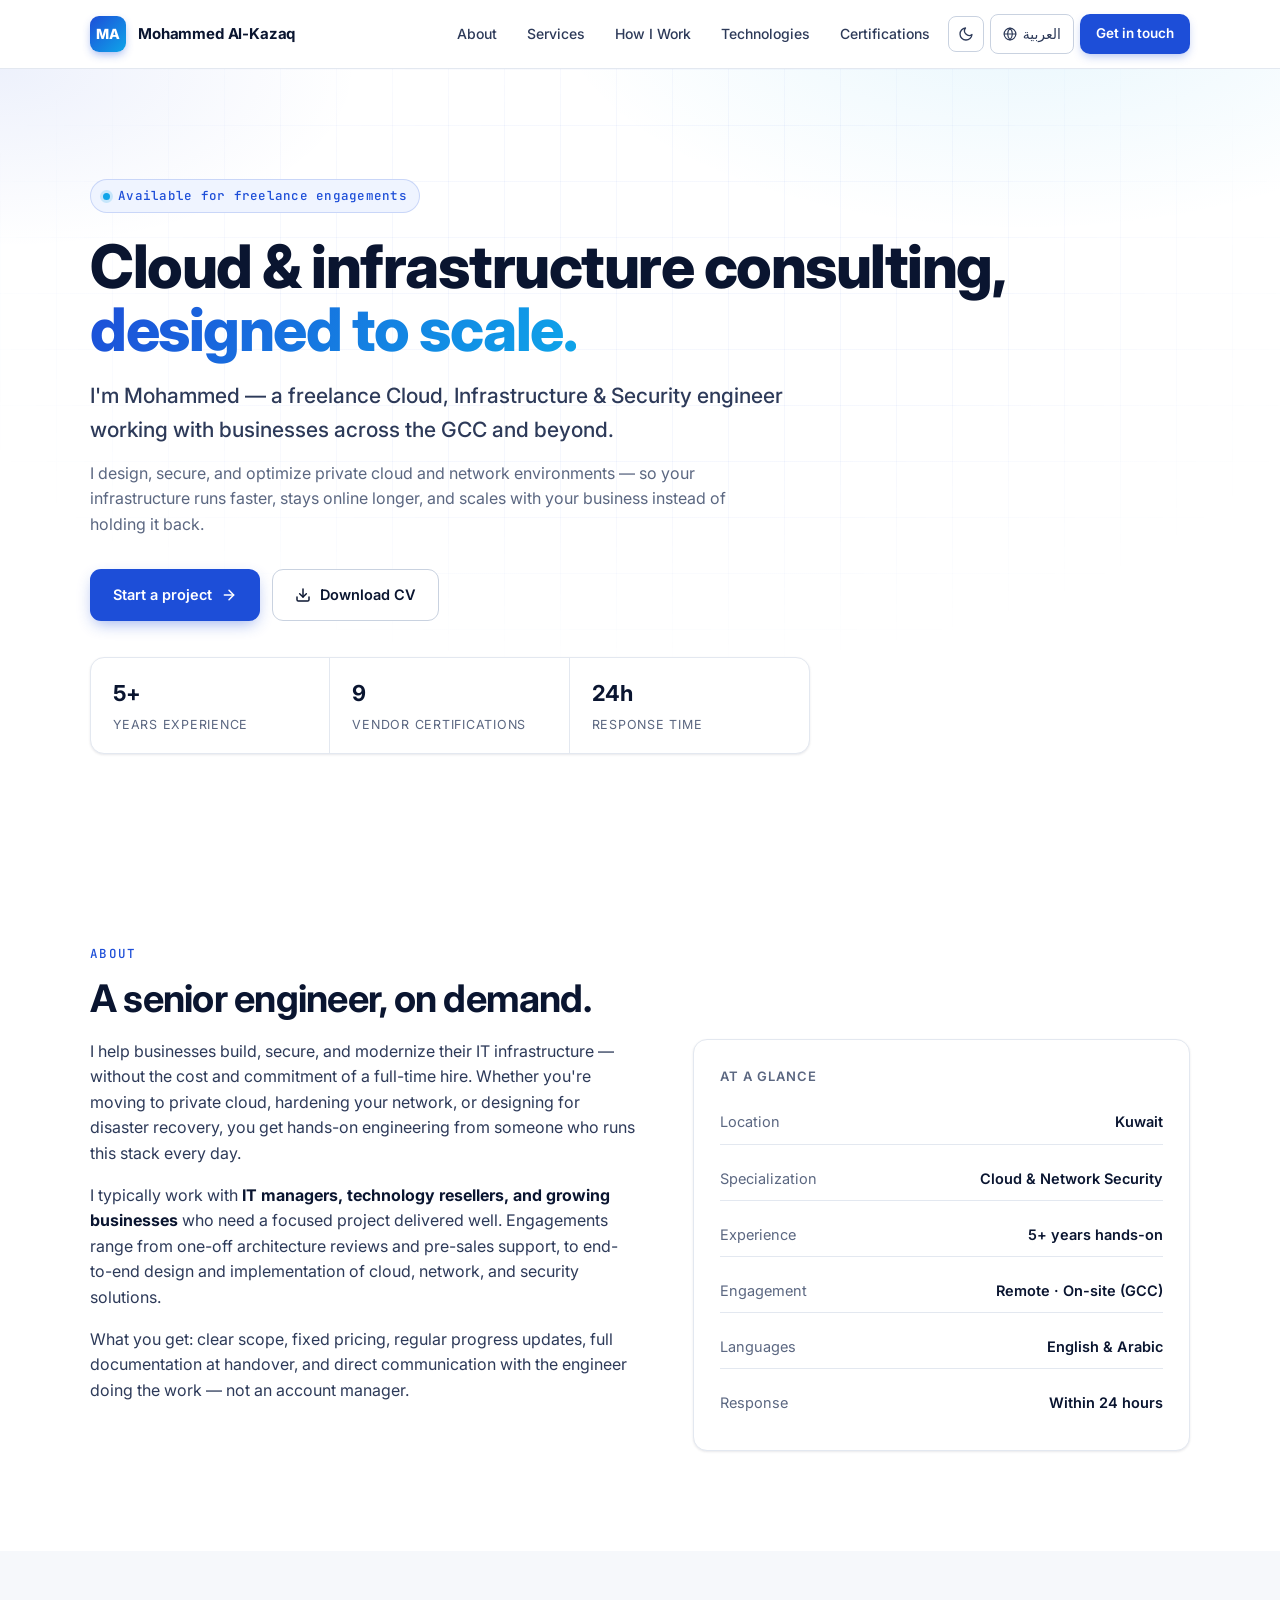
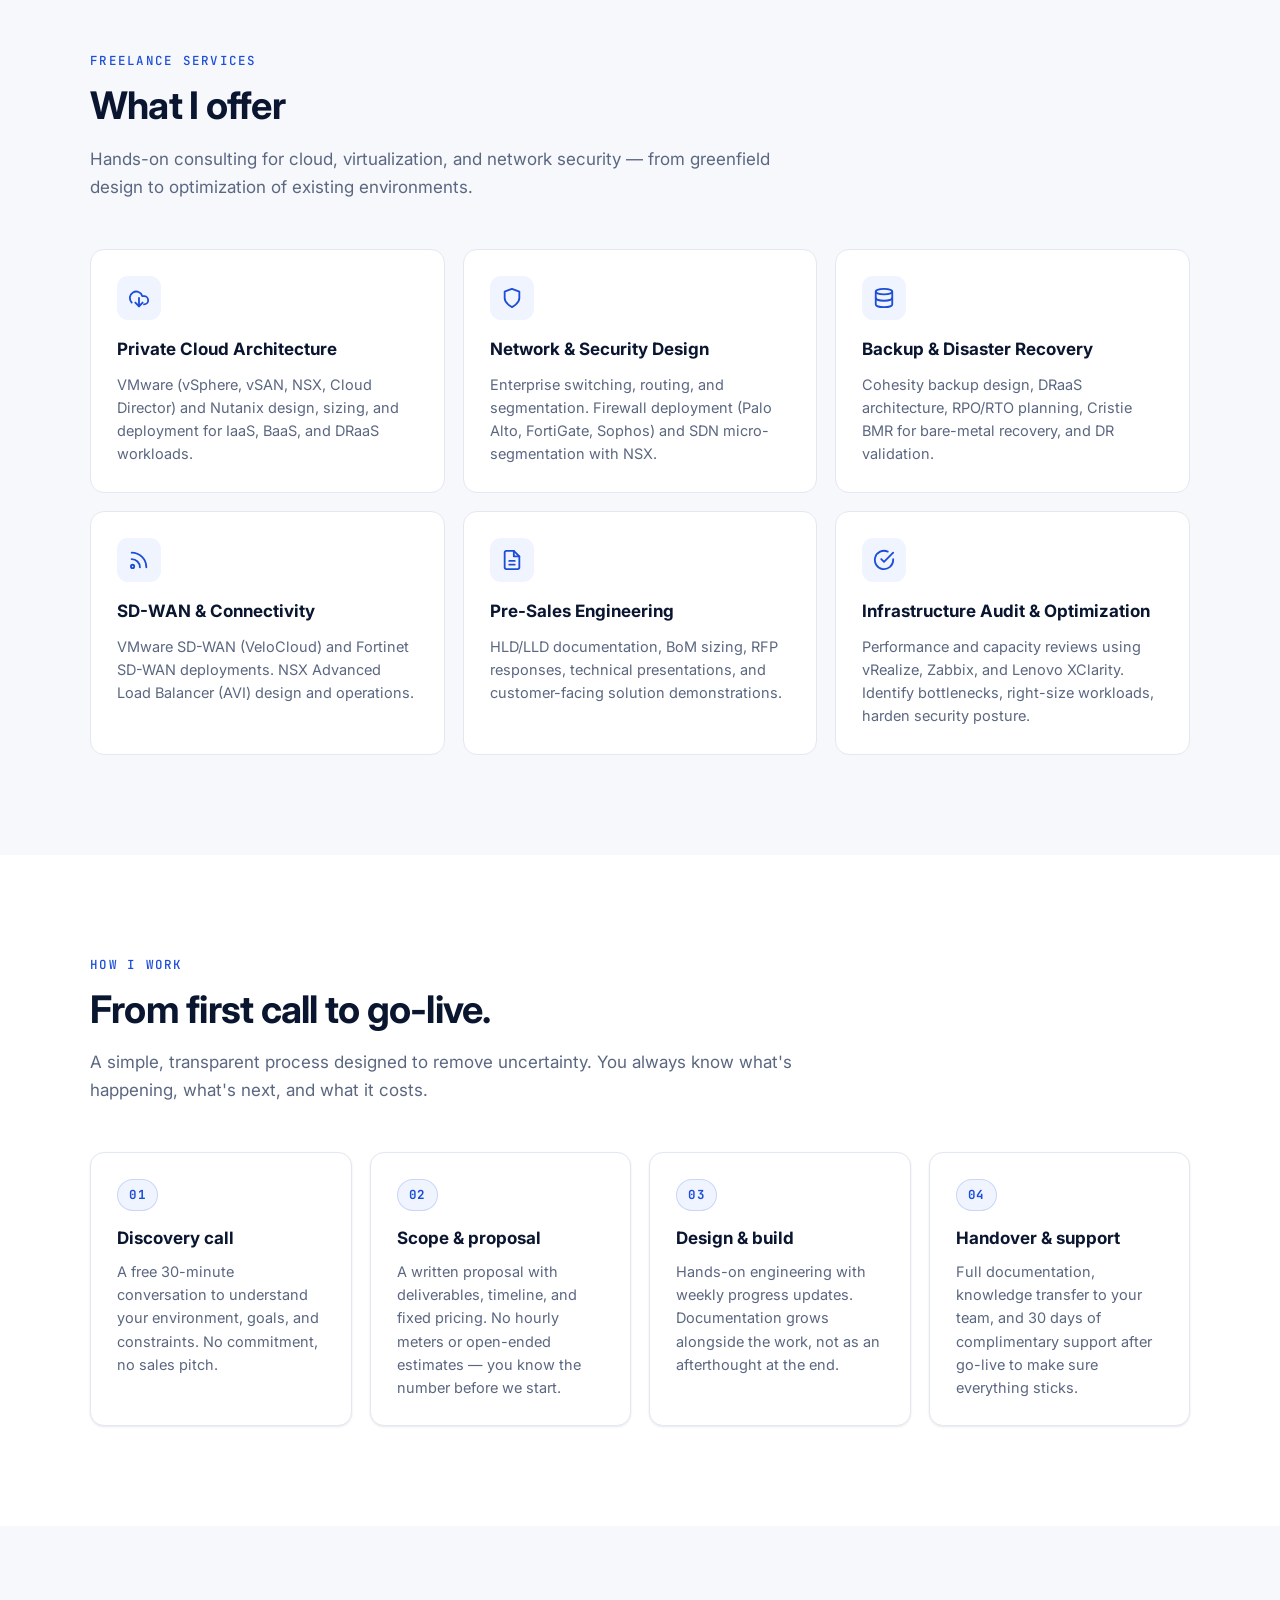
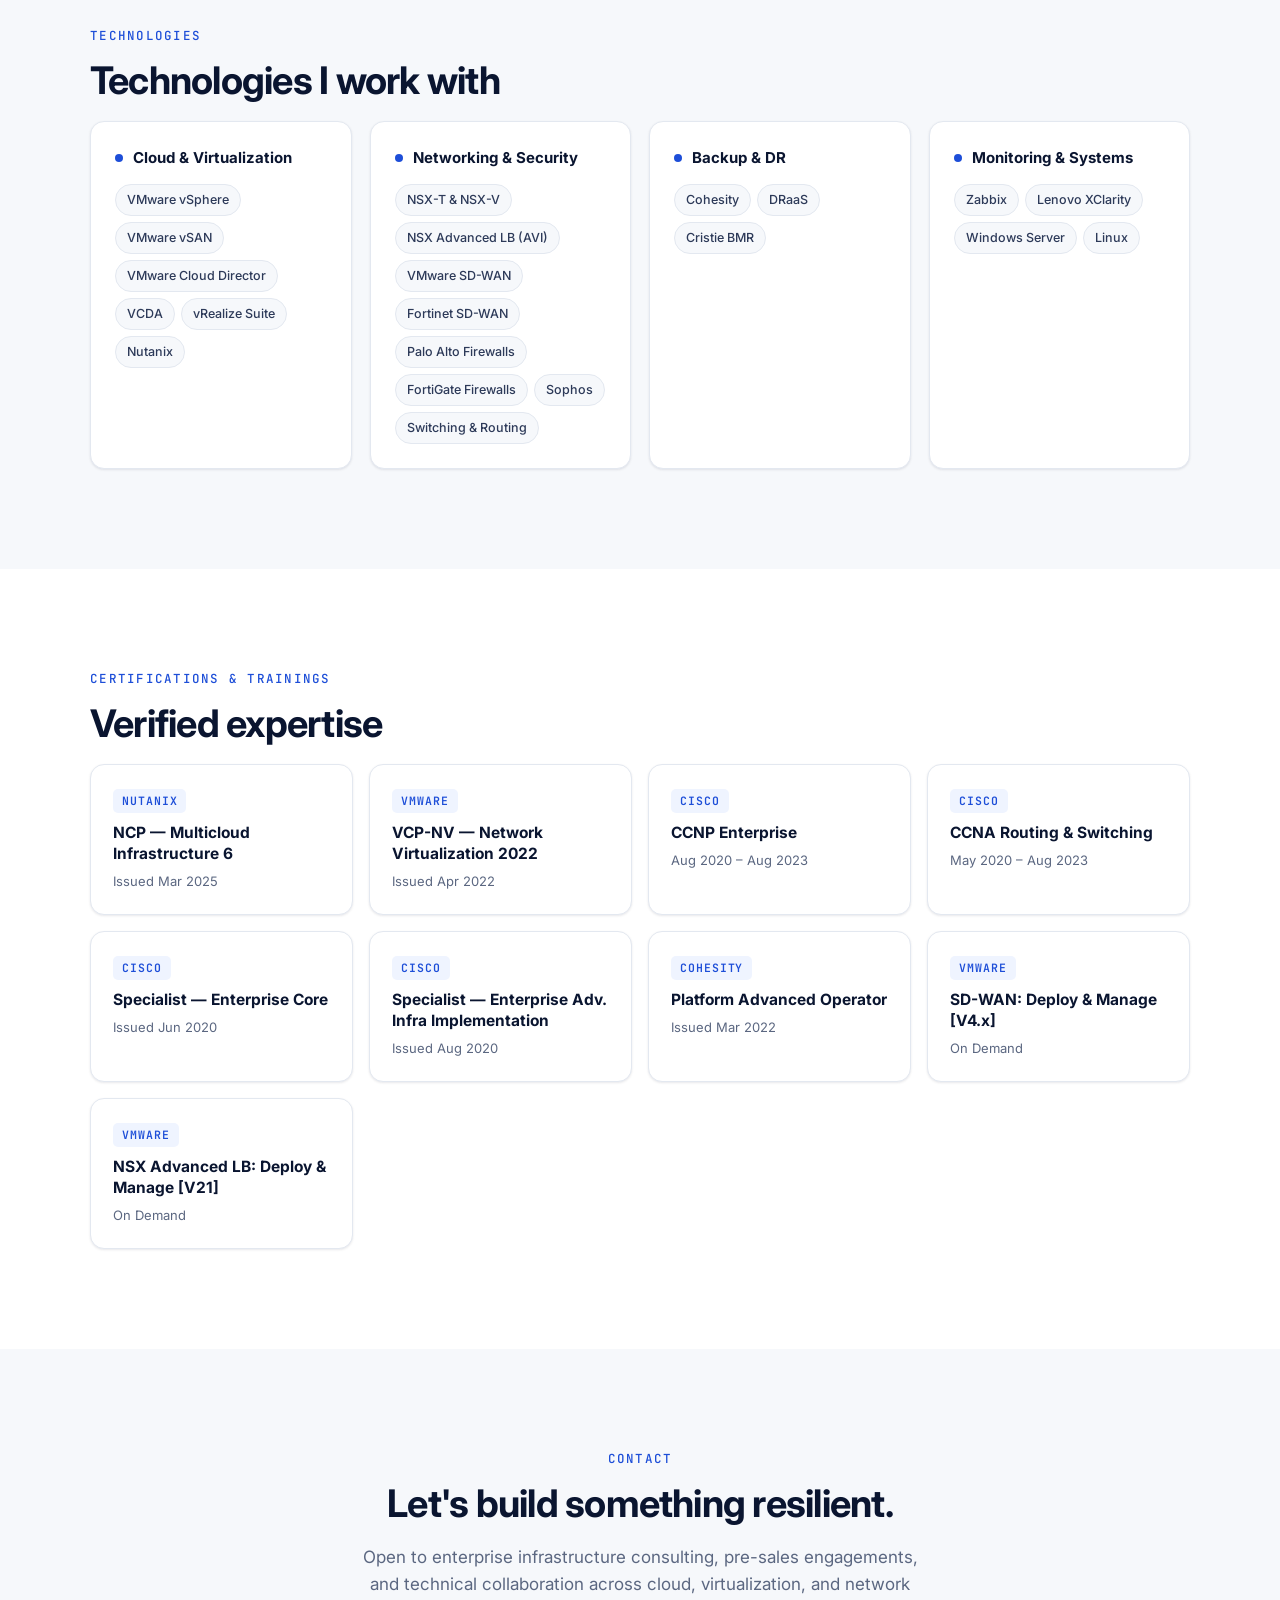
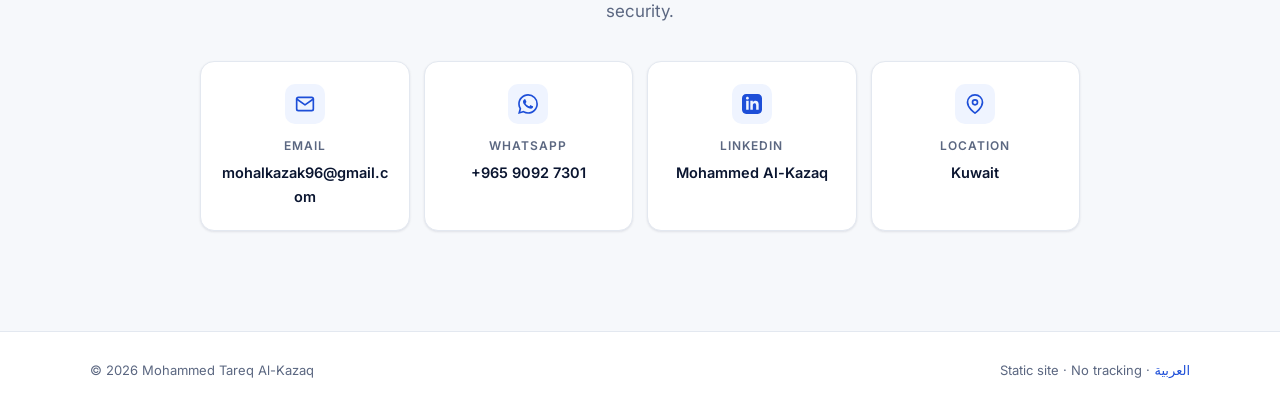
<file: index.html>
<!DOCTYPE html>
<html lang="en">
<head>
  <meta charset="UTF-8" />
  <meta name="viewport" content="width=device-width, initial-scale=1.0" />
  <meta name="description" content="Mohammed Tareq Al-Kazaq — Cloud, Infrastructure & Security Engineer based in Kuwait. Freelance consulting in private cloud, VMware, Nutanix, network security, and disaster recovery." />
  <meta name="theme-color" content="#1d4ed8" />
  <title>Mohammed Tareq Al-Kazaq — Cloud & Infrastructure Engineer</title>

  <script>
    (function () {
      try {
        var t = localStorage.getItem('theme');
        if (!t) t = matchMedia('(prefers-color-scheme: dark)').matches ? 'dark' : 'light';
        if (t === 'dark') document.documentElement.setAttribute('data-theme', 'dark');
      } catch (e) {}
    })();
  </script>

  <link rel="icon" type="image/svg+xml" href="favicon.svg" />
  <link rel="alternate" hreflang="en" href="./" />
  <link rel="alternate" hreflang="ar" href="./ar/" />
  <link rel="alternate" hreflang="x-default" href="./" />

  <link rel="preconnect" href="https://fonts.googleapis.com" />
  <link rel="preconnect" href="https://fonts.gstatic.com" crossorigin />
  <link href="https://fonts.googleapis.com/css2?family=Inter:wght@400;500;600;700;800&family=JetBrains+Mono:wght@400;500&display=swap" rel="stylesheet" />
  <link rel="stylesheet" href="styles.css" />

  <!-- Open Graph -->
  <meta property="og:title" content="Mohammed Tareq Al-Kazaq — Cloud & Infrastructure Engineer" />
  <meta property="og:description" content="Freelance consulting in private cloud, VMware, Nutanix, network security, and disaster recovery." />
  <meta property="og:type" content="website" />
  <meta property="og:locale" content="en_US" />
  <meta property="og:locale:alternate" content="ar_KW" />
</head>
<body>
  <!-- NAV -->
  <nav class="nav" aria-label="Primary">
    <div class="nav-inner">
      <a href="#top" class="brand">
        <span class="brand-mark" aria-hidden="true">MA</span>
        <span class="brand-text">Mohammed Al-Kazaq</span>
      </a>
      <ul class="nav-links">
        <li><a href="#about">About</a></li>
        <li><a href="#services">Services</a></li>
        <li><a href="#process">How I Work</a></li>
        <li><a href="#skills">Technologies</a></li>
        <li><a href="#certifications">Certifications</a></li>
        <li>
          <button type="button" class="theme-toggle" aria-label="Toggle dark mode" aria-pressed="false">
            <svg class="icon-sun" viewBox="0 0 24 24" fill="none" stroke="currentColor" stroke-width="2" stroke-linecap="round" stroke-linejoin="round" aria-hidden="true">
              <circle cx="12" cy="12" r="4"/><path d="M12 2v2"/><path d="M12 20v2"/><path d="m4.93 4.93 1.41 1.41"/><path d="m17.66 17.66 1.41 1.41"/><path d="M2 12h2"/><path d="M20 12h2"/><path d="m6.34 17.66-1.41 1.41"/><path d="m19.07 4.93-1.41 1.41"/>
            </svg>
            <svg class="icon-moon" viewBox="0 0 24 24" fill="none" stroke="currentColor" stroke-width="2" stroke-linecap="round" stroke-linejoin="round" aria-hidden="true">
              <path d="M21 12.79A9 9 0 1 1 11.21 3 7 7 0 0 0 21 12.79z"/>
            </svg>
          </button>
        </li>
        <li><a href="ar/" class="lang-switch" aria-label="التبديل إلى العربية">
          <svg viewBox="0 0 24 24" width="14" height="14" fill="none" stroke="currentColor" stroke-width="2" stroke-linecap="round" stroke-linejoin="round" aria-hidden="true">
            <circle cx="12" cy="12" r="10"/><path d="M2 12h20"/><path d="M12 2a15.3 15.3 0 0 1 4 10 15.3 15.3 0 0 1-4 10 15.3 15.3 0 0 1-4-10 15.3 15.3 0 0 1 4-10z"/>
          </svg>
          <span>العربية</span>
        </a></li>
        <li><a href="#contact" class="nav-cta">Get in touch</a></li>
      </ul>
      <button class="nav-toggle" aria-label="Toggle menu" aria-expanded="false">
        <span></span><span></span><span></span>
      </button>
    </div>
  </nav>

  <!-- HERO -->
  <header id="top" class="hero">
    <div class="container hero-inner">
      <p class="eyebrow">
        <span class="eyebrow-dot" aria-hidden="true"></span>
        Available for freelance engagements
      </p>
      <h1 class="hero-title">
        Cloud &amp; infrastructure consulting,<br/>
        <span class="accent">designed to scale.</span>
      </h1>
      <p class="hero-subtitle">
        I'm Mohammed — a freelance Cloud, Infrastructure &amp; Security engineer working with businesses across the GCC and beyond.
      </p>
      <p class="hero-blurb">
        I design, secure, and optimize private cloud and network environments — so your infrastructure runs faster, stays online longer, and scales with your business instead of holding it back.
      </p>
      <div class="hero-cta">
        <a href="#contact" class="btn btn-primary">
          Start a project
          <svg viewBox="0 0 24 24" fill="none" stroke="currentColor" stroke-width="2.2" stroke-linecap="round" stroke-linejoin="round" aria-hidden="true"><line x1="5" y1="12" x2="19" y2="12"/><polyline points="12 5 19 12 12 19"/></svg>
        </a>
        <a href="assets/Mohammed-Al-Kazaq-CV.pdf" class="btn btn-ghost" download>
          <svg viewBox="0 0 24 24" fill="none" stroke="currentColor" stroke-width="2.2" stroke-linecap="round" stroke-linejoin="round" aria-hidden="true"><path d="M21 15v4a2 2 0 0 1-2 2H5a2 2 0 0 1-2-2v-4"/><polyline points="7 10 12 15 17 10"/><line x1="12" y1="15" x2="12" y2="3"/></svg>
          Download CV
        </a>
      </div>

      <div class="hero-stats">
        <div>
          <span class="hero-stat-value">5+</span>
          <span class="hero-stat-label">Years experience</span>
        </div>
        <div>
          <span class="hero-stat-value">9</span>
          <span class="hero-stat-label">Vendor certifications</span>
        </div>
        <div>
          <span class="hero-stat-value">24h</span>
          <span class="hero-stat-label">Response time</span>
        </div>
      </div>
    </div>
  </header>

  <!-- ABOUT -->
  <section id="about" class="section">
    <div class="container">
      <p class="section-eyebrow">About</p>
      <h2 class="section-title">A senior engineer, on demand.</h2>

      <div class="about-grid">
        <div class="about-body">
          <p>
            I help businesses build, secure, and modernize their IT infrastructure — without the cost and commitment of a full-time hire. Whether you're moving to private cloud, hardening your network, or designing for disaster recovery, you get hands-on engineering from someone who runs this stack every day.
          </p>
          <p>
            I typically work with <strong>IT managers, technology resellers, and growing businesses</strong> who need a focused project delivered well. Engagements range from one-off architecture reviews and pre-sales support, to end-to-end design and implementation of cloud, network, and security solutions.
          </p>
          <p>
            What you get: clear scope, fixed pricing, regular progress updates, full documentation at handover, and direct communication with the engineer doing the work — not an account manager.
          </p>
        </div>

        <aside class="about-side" aria-label="At a glance">
          <h4>At a glance</h4>
          <ul class="about-facts">
            <li><span class="k">Location</span><span class="v">Kuwait</span></li>
            <li><span class="k">Specialization</span><span class="v">Cloud &amp; Network Security</span></li>
            <li><span class="k">Experience</span><span class="v">5+ years hands-on</span></li>
            <li><span class="k">Engagement</span><span class="v">Remote &middot; On-site (GCC)</span></li>
            <li><span class="k">Languages</span><span class="v">English &amp; Arabic</span></li>
            <li><span class="k">Response</span><span class="v">Within 24 hours</span></li>
          </ul>
        </aside>
      </div>
    </div>
  </section>

  <!-- SERVICES -->
  <section id="services" class="section section-alt">
    <div class="container">
      <p class="section-eyebrow">Freelance Services</p>
      <h2 class="section-title">What I offer</h2>
      <p class="section-lead">
        Hands-on consulting for cloud, virtualization, and network security — from greenfield design to optimization of existing environments.
      </p>

      <div class="services-grid">

        <article class="service-card">
          <div class="service-icon" aria-hidden="true">
            <svg viewBox="0 0 24 24" fill="none" stroke="currentColor" stroke-width="2" stroke-linecap="round" stroke-linejoin="round"><path d="M17.5 19a4.5 4.5 0 1 0 0-9h-1.8A7 7 0 1 0 4 16.9"/><polyline points="8 17 12 21 16 17"/><line x1="12" y1="12" x2="12" y2="21"/></svg>
          </div>
          <h3>Private Cloud Architecture</h3>
          <p>VMware (vSphere, vSAN, NSX, Cloud Director) and Nutanix design, sizing, and deployment for IaaS, BaaS, and DRaaS workloads.</p>
        </article>

        <article class="service-card">
          <div class="service-icon" aria-hidden="true">
            <svg viewBox="0 0 24 24" fill="none" stroke="currentColor" stroke-width="2" stroke-linecap="round" stroke-linejoin="round"><path d="M12 22s8-4 8-10V5l-8-3-8 3v7c0 6 8 10 8 10z"/></svg>
          </div>
          <h3>Network &amp; Security Design</h3>
          <p>Enterprise switching, routing, and segmentation. Firewall deployment (Palo Alto, FortiGate, Sophos) and SDN micro-segmentation with NSX.</p>
        </article>

        <article class="service-card">
          <div class="service-icon" aria-hidden="true">
            <svg viewBox="0 0 24 24" fill="none" stroke="currentColor" stroke-width="2" stroke-linecap="round" stroke-linejoin="round"><ellipse cx="12" cy="5" rx="9" ry="3"/><path d="M3 5v14a9 3 0 0 0 18 0V5"/><path d="M3 12a9 3 0 0 0 18 0"/></svg>
          </div>
          <h3>Backup &amp; Disaster Recovery</h3>
          <p>Cohesity backup design, DRaaS architecture, RPO/RTO planning, Cristie BMR for bare-metal recovery, and DR validation.</p>
        </article>

        <article class="service-card">
          <div class="service-icon" aria-hidden="true">
            <svg viewBox="0 0 24 24" fill="none" stroke="currentColor" stroke-width="2" stroke-linecap="round" stroke-linejoin="round"><path d="M4 11a9 9 0 0 1 9 9"/><path d="M4 4a16 16 0 0 1 16 16"/><circle cx="5" cy="19" r="1.8"/></svg>
          </div>
          <h3>SD-WAN &amp; Connectivity</h3>
          <p>VMware SD-WAN (VeloCloud) and Fortinet SD-WAN deployments. NSX Advanced Load Balancer (AVI) design and operations.</p>
        </article>

        <article class="service-card">
          <div class="service-icon" aria-hidden="true">
            <svg viewBox="0 0 24 24" fill="none" stroke="currentColor" stroke-width="2" stroke-linecap="round" stroke-linejoin="round"><path d="M14 2H6a2 2 0 0 0-2 2v16a2 2 0 0 0 2 2h12a2 2 0 0 0 2-2V8z"/><polyline points="14 2 14 8 20 8"/><line x1="9" y1="13" x2="15" y2="13"/><line x1="9" y1="17" x2="15" y2="17"/></svg>
          </div>
          <h3>Pre-Sales Engineering</h3>
          <p>HLD/LLD documentation, BoM sizing, RFP responses, technical presentations, and customer-facing solution demonstrations.</p>
        </article>

        <article class="service-card">
          <div class="service-icon" aria-hidden="true">
            <svg viewBox="0 0 24 24" fill="none" stroke="currentColor" stroke-width="2" stroke-linecap="round" stroke-linejoin="round"><path d="M22 11.08V12a10 10 0 1 1-5.93-9.14"/><polyline points="22 4 12 14.01 9 11.01"/></svg>
          </div>
          <h3>Infrastructure Audit &amp; Optimization</h3>
          <p>Performance and capacity reviews using vRealize, Zabbix, and Lenovo XClarity. Identify bottlenecks, right-size workloads, harden security posture.</p>
        </article>

      </div>
    </div>
  </section>

  <!-- HOW I WORK -->
  <section id="process" class="section">
    <div class="container">
      <p class="section-eyebrow">How I Work</p>
      <h2 class="section-title">From first call to go-live.</h2>
      <p class="section-lead">
        A simple, transparent process designed to remove uncertainty. You always know what's happening, what's next, and what it costs.
      </p>

      <div class="process-grid">
        <article class="process-step">
          <h3>Discovery call</h3>
          <p>A free 30-minute conversation to understand your environment, goals, and constraints. No commitment, no sales pitch.</p>
        </article>

        <article class="process-step">
          <h3>Scope &amp; proposal</h3>
          <p>A written proposal with deliverables, timeline, and fixed pricing. No hourly meters or open-ended estimates — you know the number before we start.</p>
        </article>

        <article class="process-step">
          <h3>Design &amp; build</h3>
          <p>Hands-on engineering with weekly progress updates. Documentation grows alongside the work, not as an afterthought at the end.</p>
        </article>

        <article class="process-step">
          <h3>Handover &amp; support</h3>
          <p>Full documentation, knowledge transfer to your team, and 30 days of complimentary support after go-live to make sure everything sticks.</p>
        </article>
      </div>
    </div>
  </section>

  <!-- SKILLS -->
  <section id="skills" class="section section-alt">
    <div class="container">
      <p class="section-eyebrow">Technologies</p>
      <h2 class="section-title">Technologies I work with</h2>

      <div class="skills-grid">
        <div class="skill-card">
          <h3><span class="skill-dot"></span> Cloud &amp; Virtualization</h3>
          <ul class="tag-list">
            <li>VMware vSphere</li>
            <li>VMware vSAN</li>
            <li>VMware Cloud Director</li>
            <li>VCDA</li>
            <li>vRealize Suite</li>
            <li>Nutanix</li>
          </ul>
        </div>

        <div class="skill-card">
          <h3><span class="skill-dot"></span> Networking &amp; Security</h3>
          <ul class="tag-list">
            <li>NSX-T &amp; NSX-V</li>
            <li>NSX Advanced LB (AVI)</li>
            <li>VMware SD-WAN</li>
            <li>Fortinet SD-WAN</li>
            <li>Palo Alto Firewalls</li>
            <li>FortiGate Firewalls</li>
            <li>Sophos</li>
            <li>Switching &amp; Routing</li>
          </ul>
        </div>

        <div class="skill-card">
          <h3><span class="skill-dot"></span> Backup &amp; DR</h3>
          <ul class="tag-list">
            <li>Cohesity</li>
            <li>DRaaS</li>
            <li>Cristie BMR</li>
          </ul>
        </div>

        <div class="skill-card">
          <h3><span class="skill-dot"></span> Monitoring &amp; Systems</h3>
          <ul class="tag-list">
            <li>Zabbix</li>
            <li>Lenovo XClarity</li>
            <li>Windows Server</li>
            <li>Linux</li>
          </ul>
        </div>
      </div>
    </div>
  </section>

  <!-- CERTIFICATIONS -->
  <section id="certifications" class="section">
    <div class="container">
      <p class="section-eyebrow">Certifications &amp; Trainings</p>
      <h2 class="section-title">Verified expertise</h2>

      <div class="cert-grid">
        <div class="cert-card"><span class="cert-vendor">Nutanix</span><h3>NCP — Multicloud Infrastructure 6</h3><p>Issued Mar 2025</p></div>
        <div class="cert-card"><span class="cert-vendor">VMware</span><h3>VCP-NV — Network Virtualization 2022</h3><p>Issued Apr 2022</p></div>
        <div class="cert-card"><span class="cert-vendor">Cisco</span><h3>CCNP Enterprise</h3><p>Aug 2020 – Aug 2023</p></div>
        <div class="cert-card"><span class="cert-vendor">Cisco</span><h3>CCNA Routing &amp; Switching</h3><p>May 2020 – Aug 2023</p></div>
        <div class="cert-card"><span class="cert-vendor">Cisco</span><h3>Specialist — Enterprise Core</h3><p>Issued Jun 2020</p></div>
        <div class="cert-card"><span class="cert-vendor">Cisco</span><h3>Specialist — Enterprise Adv. Infra Implementation</h3><p>Issued Aug 2020</p></div>
        <div class="cert-card"><span class="cert-vendor">Cohesity</span><h3>Platform Advanced Operator</h3><p>Issued Mar 2022</p></div>
        <div class="cert-card"><span class="cert-vendor">VMware</span><h3>SD-WAN: Deploy &amp; Manage [V4.x]</h3><p>On Demand</p></div>
        <div class="cert-card"><span class="cert-vendor">VMware</span><h3>NSX Advanced LB: Deploy &amp; Manage [V21]</h3><p>On Demand</p></div>
      </div>
    </div>
  </section>

  <!-- CONTACT -->
  <section id="contact" class="section section-alt">
    <div class="container contact-inner">
      <p class="section-eyebrow">Contact</p>
      <h2 class="section-title">Let's build something resilient.</h2>
      <p class="contact-blurb">
        Open to enterprise infrastructure consulting, pre-sales engagements, and technical collaboration across cloud, virtualization, and network security.
      </p>
      <div class="contact-grid">
        <a class="contact-card" href="mailto:mohalkazak96@gmail.com?subject=Project%20inquiry&amp;body=Hi%20Mohammed%2C%0A%0AI%27d%20like%20to%20discuss%20a%20project.%0A" data-copy-msg="Email copied to clipboard">
          <span class="contact-icon" aria-hidden="true">
            <svg viewBox="0 0 24 24" fill="none" stroke="currentColor" stroke-width="2" stroke-linecap="round" stroke-linejoin="round"><path d="M4 4h16c1.1 0 2 .9 2 2v12c0 1.1-.9 2-2 2H4c-1.1 0-2-.9-2-2V6c0-1.1.9-2 2-2z"/><polyline points="22,6 12,13 2,6"/></svg>
          </span>
          <span class="contact-label">Email</span>
          <span class="contact-value">mohalkazak96@gmail.com</span>
        </a>
        <a class="contact-card" href="https://wa.me/96590927301?text=Hi%20Mohammed%2C%20I%27d%20like%20to%20discuss%20a%20project" target="_blank" rel="noopener">
          <span class="contact-icon" aria-hidden="true">
            <svg viewBox="0 0 24 24" fill="currentColor"><path d="M17.472 14.382c-.297-.149-1.758-.867-2.03-.967-.273-.099-.471-.148-.67.15-.197.297-.767.966-.94 1.164-.173.199-.347.223-.644.075-.297-.15-1.255-.463-2.39-1.475-.883-.788-1.48-1.761-1.653-2.059-.173-.297-.018-.458.13-.606.134-.133.298-.347.446-.52.149-.174.198-.298.298-.497.099-.198.05-.371-.025-.52-.075-.149-.669-1.612-.916-2.207-.242-.579-.487-.5-.669-.51-.173-.008-.371-.01-.57-.01-.198 0-.52.074-.792.372-.272.297-1.04 1.016-1.04 2.479 0 1.462 1.065 2.875 1.213 3.074.149.198 2.096 3.2 5.077 4.487.709.306 1.262.489 1.694.625.712.227 1.36.195 1.871.118.571-.085 1.758-.719 2.006-1.413.248-.694.248-1.289.173-1.413-.074-.124-.272-.198-.57-.347M12.05 21.785a9.87 9.87 0 0 1-5.031-1.378l-.361-.214-3.741.982.998-3.648-.235-.374a9.86 9.86 0 0 1-1.51-5.26c.001-5.45 4.436-9.884 9.888-9.884 2.64 0 5.122 1.03 6.988 2.898a9.825 9.825 0 0 1 2.893 6.994c-.003 5.45-4.437 9.884-9.885 9.884m8.413-18.297A11.815 11.815 0 0 0 12.05 0C5.495 0 .16 5.335.157 11.892c0 2.096.547 4.142 1.588 5.945L.057 24l6.305-1.654a11.882 11.882 0 0 0 5.683 1.448h.005c6.554 0 11.89-5.335 11.893-11.893a11.821 11.821 0 0 0-3.48-8.413"/></svg>
          </span>
          <span class="contact-label">WhatsApp</span>
          <span class="contact-value">+965 9092 7301</span>
        </a>
        <a class="contact-card" href="https://www.linkedin.com/in/mohammed-al-kazaq-b023661b2" target="_blank" rel="noopener">
          <span class="contact-icon" aria-hidden="true">
            <svg viewBox="0 0 24 24" fill="currentColor"><path d="M19 0h-14c-2.761 0-5 2.239-5 5v14c0 2.761 2.239 5 5 5h14c2.762 0 5-2.239 5-5v-14c0-2.761-2.238-5-5-5zm-11 19h-3v-11h3v11zm-1.5-12.268c-.966 0-1.75-.79-1.75-1.764s.784-1.764 1.75-1.764 1.75.79 1.75 1.764-.783 1.764-1.75 1.764zm13.5 12.268h-3v-5.604c0-3.368-4-3.113-4 0v5.604h-3v-11h3v1.765c1.396-2.586 7-2.777 7 2.476v6.759z"/></svg>
          </span>
          <span class="contact-label">LinkedIn</span>
          <span class="contact-value">Mohammed Al-Kazaq</span>
        </a>
        <div class="contact-card">
          <span class="contact-icon" aria-hidden="true">
            <svg viewBox="0 0 24 24" fill="none" stroke="currentColor" stroke-width="2" stroke-linecap="round" stroke-linejoin="round"><path d="M21 10c0 7-9 13-9 13s-9-6-9-13a9 9 0 0 1 18 0z"/><circle cx="12" cy="10" r="3"/></svg>
          </span>
          <span class="contact-label">Location</span>
          <span class="contact-value">Kuwait</span>
        </div>
      </div>
    </div>
  </section>

  <footer class="footer">
    <div class="container footer-inner">
      <span>© <span id="year"></span> Mohammed Tareq Al-Kazaq</span>
      <span>Static site · No tracking · <a href="ar/">العربية</a></span>
    </div>
  </footer>

  <script src="script.js"></script>
</body>
</html>
</file>
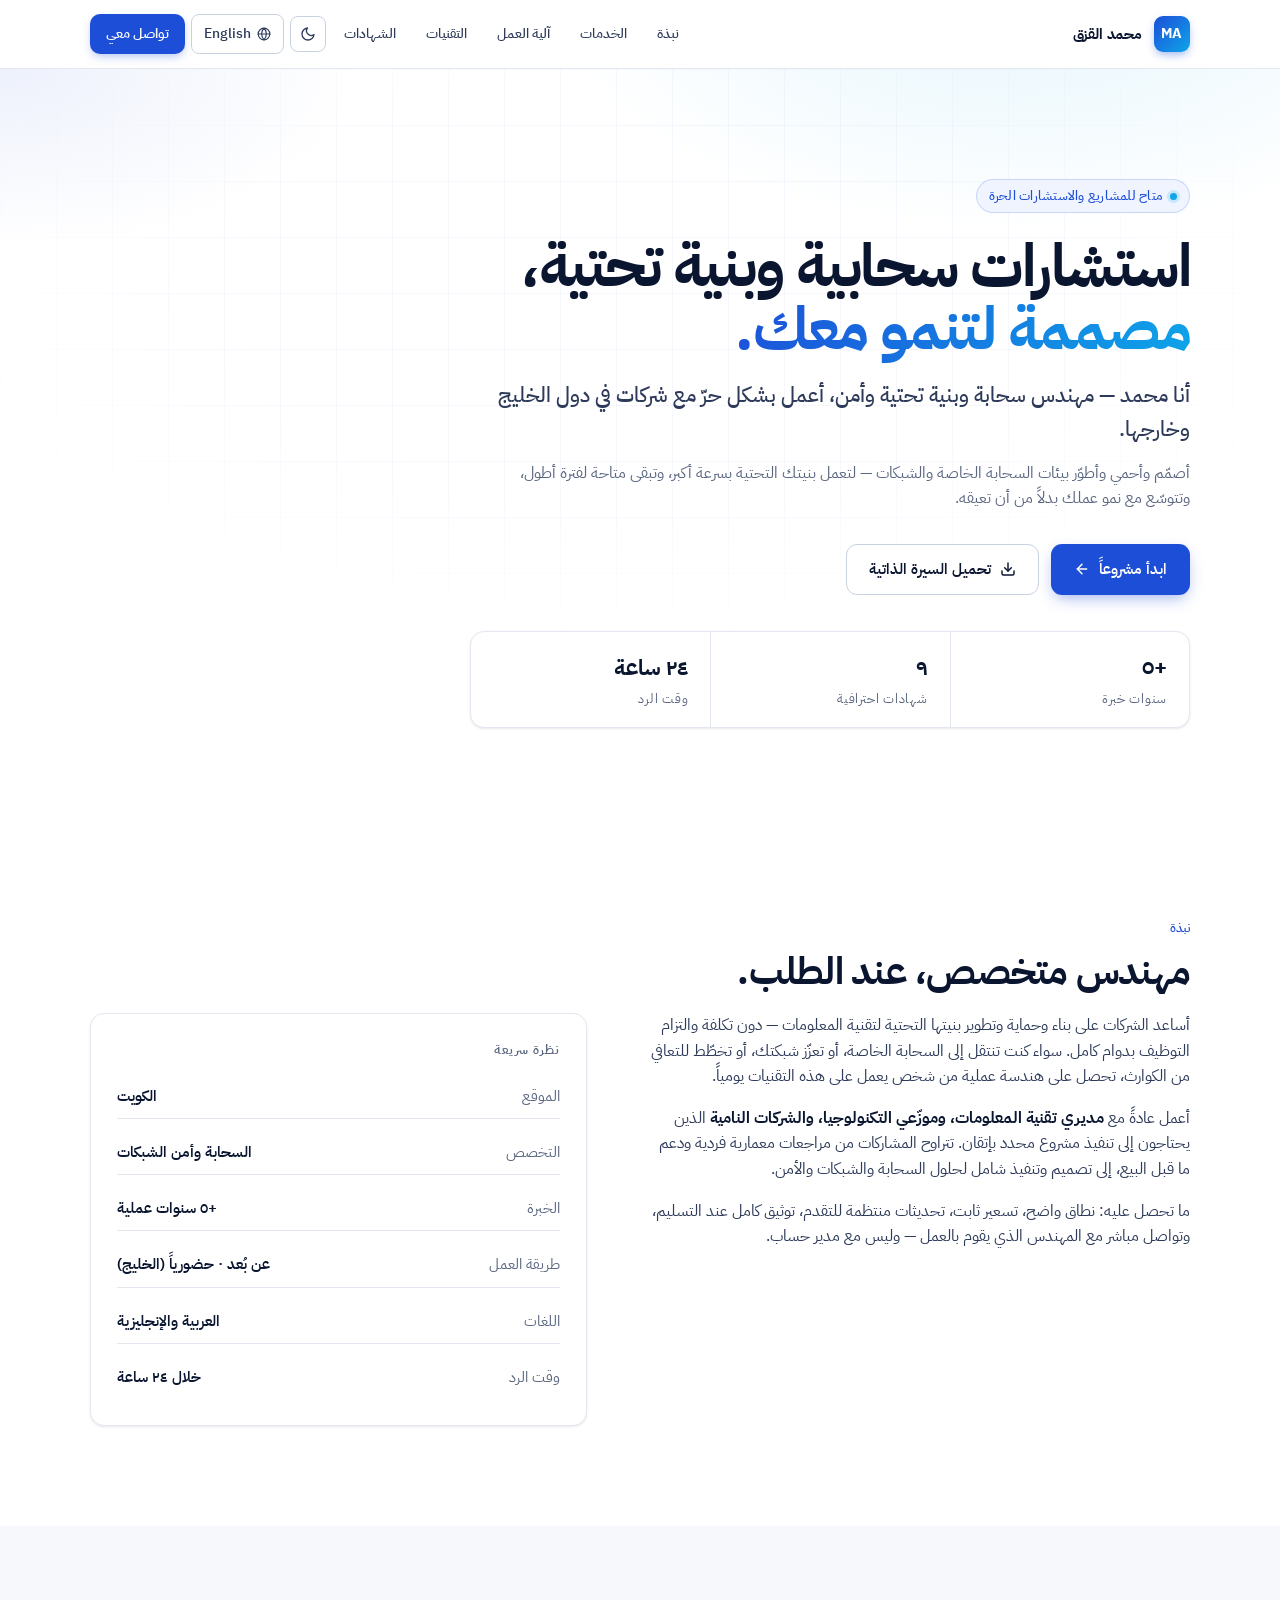
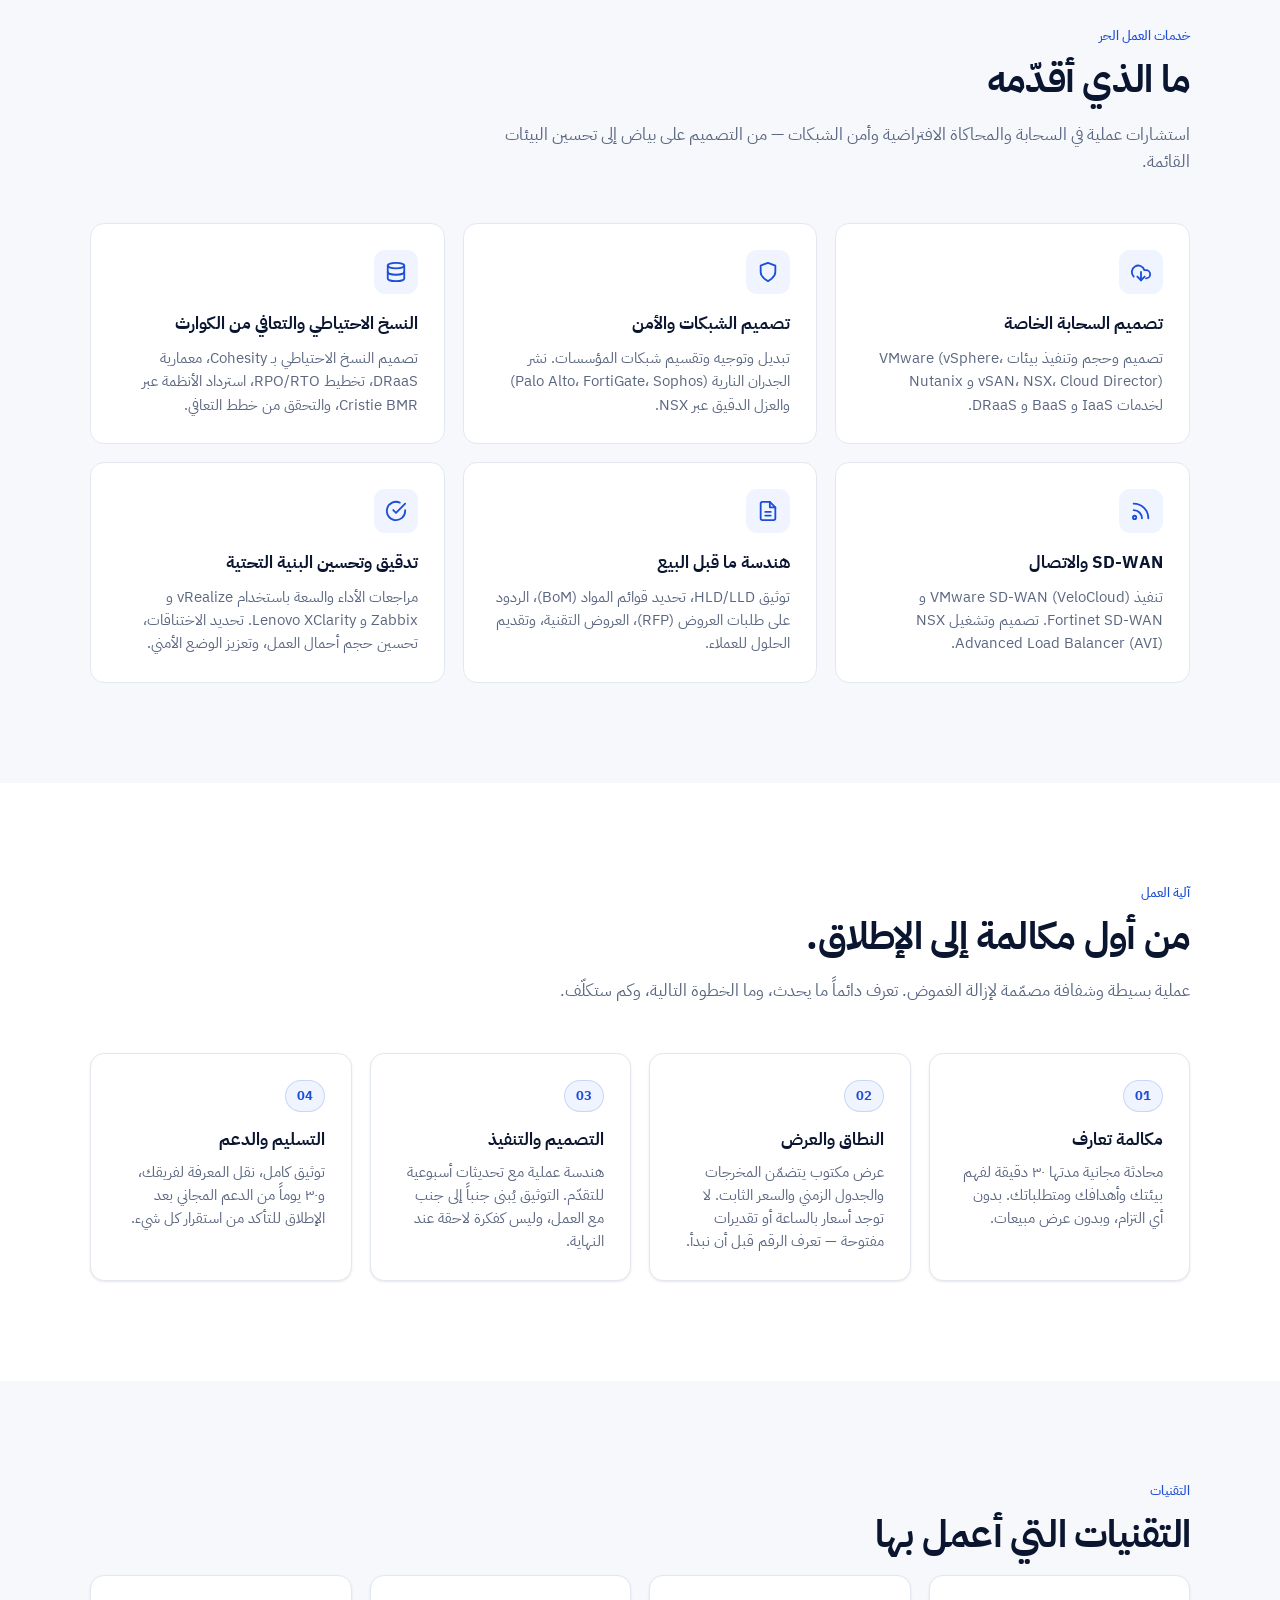
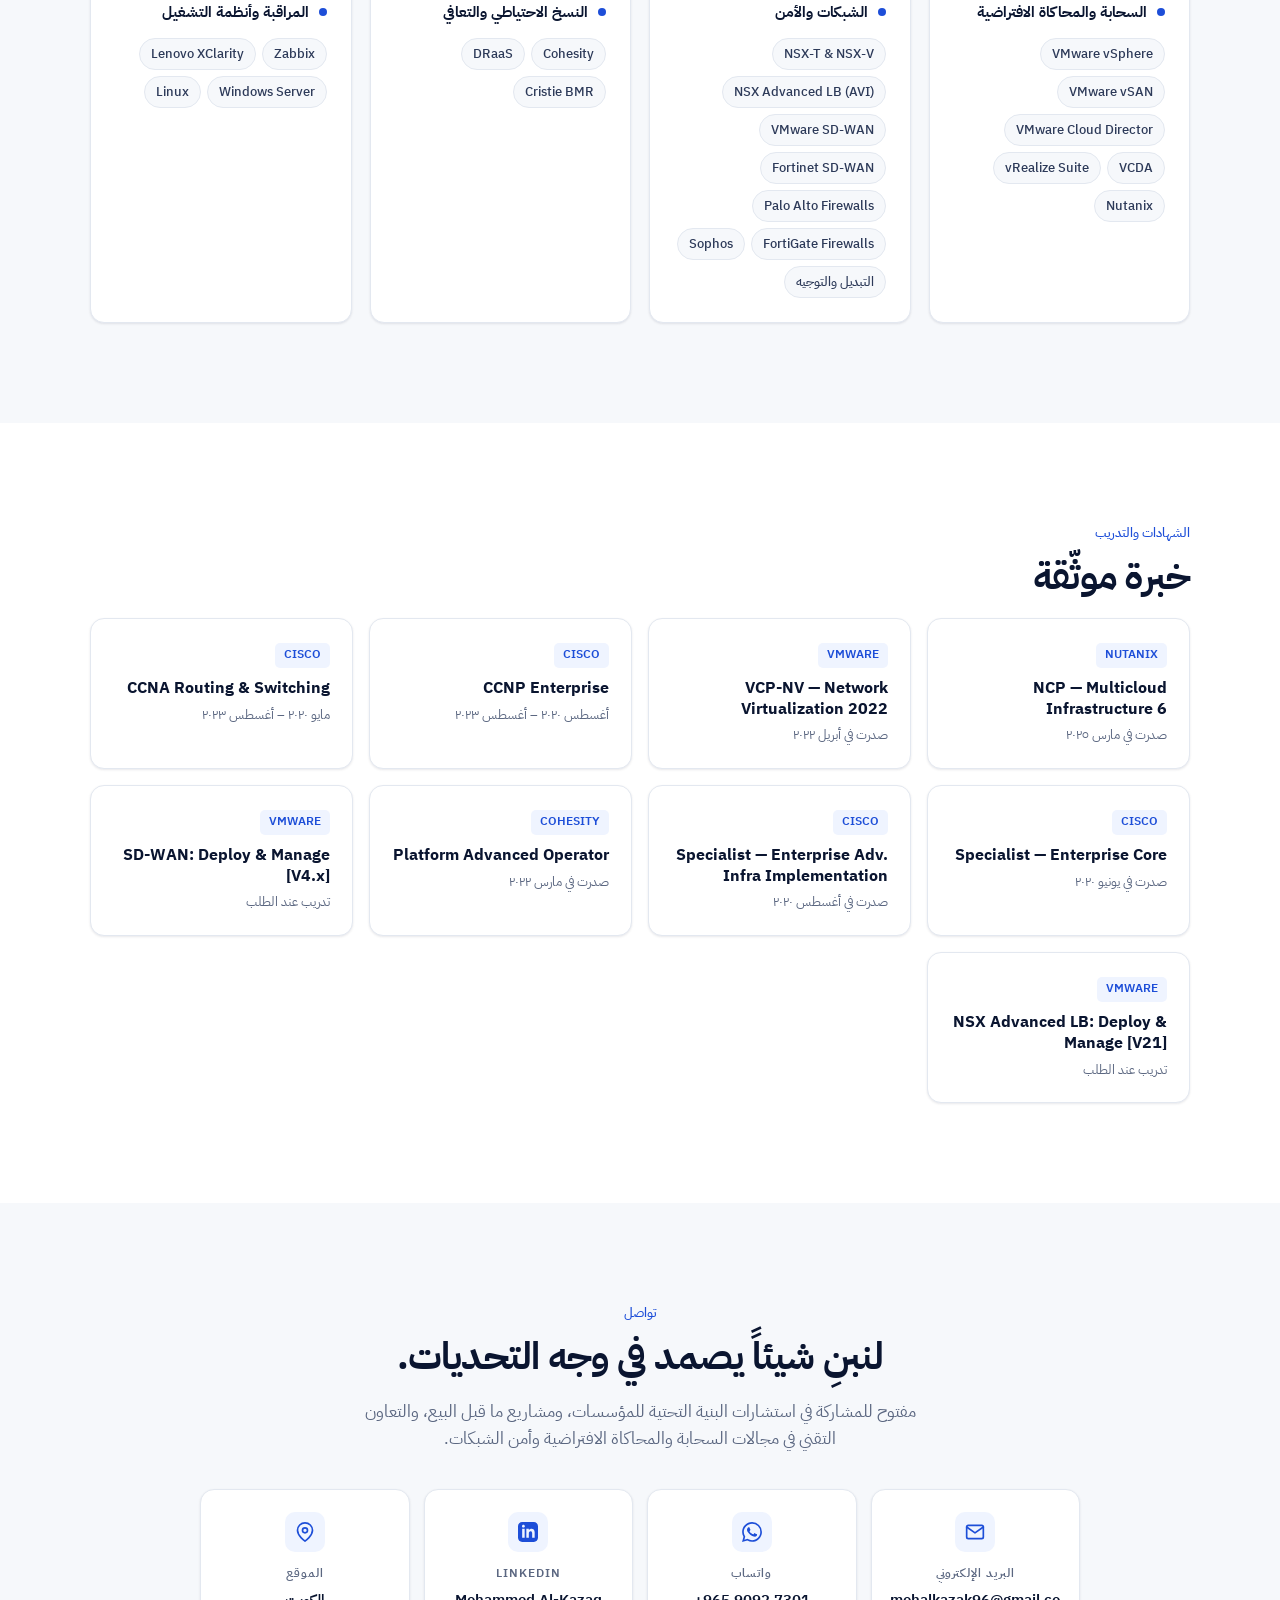
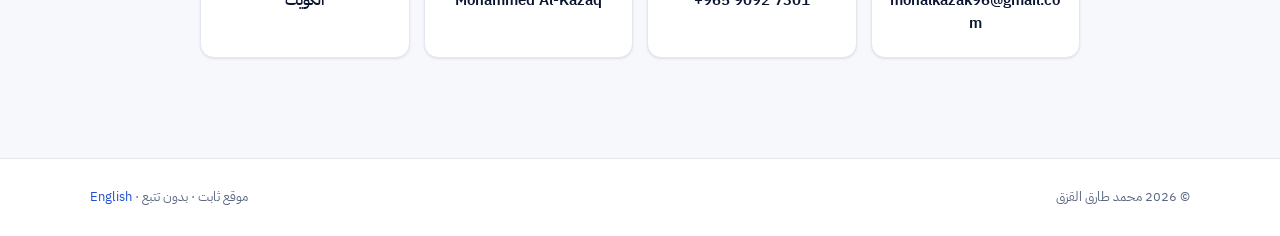
<file: ar/index.html>
<!DOCTYPE html>
<html lang="ar" dir="rtl">
<head>
  <meta charset="UTF-8" />
  <meta name="viewport" content="width=device-width, initial-scale=1.0" />
  <meta name="description" content="محمد طارق القزق — مهندس سحابة وبنية تحتية وأمن في الكويت. استشارات حرة في الحوسبة السحابية الخاصة، VMware، Nutanix، أمن الشبكات، والتعافي من الكوارث." />
  <meta name="theme-color" content="#1d4ed8" />
  <title>محمد طارق القزق — مهندس سحابة وبنية تحتية</title>

  <script>
    (function () {
      try {
        var t = localStorage.getItem('theme');
        if (!t) t = matchMedia('(prefers-color-scheme: dark)').matches ? 'dark' : 'light';
        if (t === 'dark') document.documentElement.setAttribute('data-theme', 'dark');
      } catch (e) {}
    })();
  </script>

  <link rel="icon" type="image/svg+xml" href="../favicon.svg" />
  <link rel="alternate" hreflang="en" href="../" />
  <link rel="alternate" hreflang="ar" href="./" />
  <link rel="alternate" hreflang="x-default" href="../" />

  <link rel="preconnect" href="https://fonts.googleapis.com" />
  <link rel="preconnect" href="https://fonts.gstatic.com" crossorigin />
  <link href="https://fonts.googleapis.com/css2?family=IBM+Plex+Sans+Arabic:wght@400;500;600;700&family=Inter:wght@400;500;600;700;800&display=swap" rel="stylesheet" />
  <link rel="stylesheet" href="../styles.css" />

  <meta property="og:title" content="محمد طارق القزق — مهندس سحابة وبنية تحتية" />
  <meta property="og:description" content="استشارات حرة في الحوسبة السحابية الخاصة، VMware، Nutanix، أمن الشبكات، والتعافي من الكوارث." />
  <meta property="og:type" content="website" />
  <meta property="og:locale" content="ar_KW" />
  <meta property="og:locale:alternate" content="en_US" />
</head>
<body>
  <!-- NAV -->
  <nav class="nav" aria-label="القائمة الرئيسية">
    <div class="nav-inner">
      <a href="#top" class="brand">
        <span class="brand-mark" aria-hidden="true">MA</span>
        <span class="brand-text">محمد القزق</span>
      </a>
      <ul class="nav-links">
        <li><a href="#about">نبذة</a></li>
        <li><a href="#services">الخدمات</a></li>
        <li><a href="#process">آلية العمل</a></li>
        <li><a href="#skills">التقنيات</a></li>
        <li><a href="#certifications">الشهادات</a></li>
        <li>
          <button type="button" class="theme-toggle" aria-label="تبديل الوضع الداكن" aria-pressed="false">
            <svg class="icon-sun" viewBox="0 0 24 24" fill="none" stroke="currentColor" stroke-width="2" stroke-linecap="round" stroke-linejoin="round" aria-hidden="true">
              <circle cx="12" cy="12" r="4"/><path d="M12 2v2"/><path d="M12 20v2"/><path d="m4.93 4.93 1.41 1.41"/><path d="m17.66 17.66 1.41 1.41"/><path d="M2 12h2"/><path d="M20 12h2"/><path d="m6.34 17.66-1.41 1.41"/><path d="m19.07 4.93-1.41 1.41"/>
            </svg>
            <svg class="icon-moon" viewBox="0 0 24 24" fill="none" stroke="currentColor" stroke-width="2" stroke-linecap="round" stroke-linejoin="round" aria-hidden="true">
              <path d="M21 12.79A9 9 0 1 1 11.21 3 7 7 0 0 0 21 12.79z"/>
            </svg>
          </button>
        </li>
        <li><a href="../" class="lang-switch" aria-label="Switch to English">
          <svg viewBox="0 0 24 24" width="14" height="14" fill="none" stroke="currentColor" stroke-width="2" stroke-linecap="round" stroke-linejoin="round" aria-hidden="true">
            <circle cx="12" cy="12" r="10"/><path d="M2 12h20"/><path d="M12 2a15.3 15.3 0 0 1 4 10 15.3 15.3 0 0 1-4 10 15.3 15.3 0 0 1-4-10 15.3 15.3 0 0 1 4-10z"/>
          </svg>
          <span>English</span>
        </a></li>
        <li><a href="#contact" class="nav-cta">تواصل معي</a></li>
      </ul>
      <button class="nav-toggle" aria-label="فتح القائمة" aria-expanded="false">
        <span></span><span></span><span></span>
      </button>
    </div>
  </nav>

  <!-- HERO -->
  <header id="top" class="hero">
    <div class="container hero-inner">
      <p class="eyebrow">
        <span class="eyebrow-dot" aria-hidden="true"></span>
        متاح للمشاريع والاستشارات الحرة
      </p>
      <h1 class="hero-title">
        استشارات سحابية وبنية تحتية،<br/>
        <span class="accent">مصممة لتنمو معك.</span>
      </h1>
      <p class="hero-subtitle">
        أنا محمد — مهندس سحابة وبنية تحتية وأمن، أعمل بشكل حرّ مع شركات في دول الخليج وخارجها.
      </p>
      <p class="hero-blurb">
        أصمّم وأحمي وأطوّر بيئات السحابة الخاصة والشبكات — لتعمل بنيتك التحتية بسرعة أكبر، وتبقى متاحة لفترة أطول، وتتوسّع مع نمو عملك بدلاً من أن تعيقه.
      </p>
      <div class="hero-cta">
        <a href="#contact" class="btn btn-primary">
          ابدأ مشروعاً
          <svg viewBox="0 0 24 24" fill="none" stroke="currentColor" stroke-width="2.2" stroke-linecap="round" stroke-linejoin="round" aria-hidden="true" style="transform: scaleX(-1);"><line x1="5" y1="12" x2="19" y2="12"/><polyline points="12 5 19 12 12 19"/></svg>
        </a>
        <a href="../assets/Mohammed-Al-Kazaq-CV.pdf" class="btn btn-ghost" download>
          <svg viewBox="0 0 24 24" fill="none" stroke="currentColor" stroke-width="2.2" stroke-linecap="round" stroke-linejoin="round" aria-hidden="true"><path d="M21 15v4a2 2 0 0 1-2 2H5a2 2 0 0 1-2-2v-4"/><polyline points="7 10 12 15 17 10"/><line x1="12" y1="15" x2="12" y2="3"/></svg>
          تحميل السيرة الذاتية
        </a>
      </div>

      <div class="hero-stats">
        <div>
          <span class="hero-stat-value">+٥</span>
          <span class="hero-stat-label">سنوات خبرة</span>
        </div>
        <div>
          <span class="hero-stat-value">٩</span>
          <span class="hero-stat-label">شهادات احترافية</span>
        </div>
        <div>
          <span class="hero-stat-value">٢٤ ساعة</span>
          <span class="hero-stat-label">وقت الرد</span>
        </div>
      </div>
    </div>
  </header>

  <!-- ABOUT -->
  <section id="about" class="section">
    <div class="container">
      <p class="section-eyebrow">نبذة</p>
      <h2 class="section-title">مهندس متخصص، عند الطلب.</h2>

      <div class="about-grid">
        <div class="about-body">
          <p>
            أساعد الشركات على بناء وحماية وتطوير بنيتها التحتية لتقنية المعلومات — دون تكلفة والتزام التوظيف بدوام كامل. سواء كنت تنتقل إلى السحابة الخاصة، أو تعزّز شبكتك، أو تخطّط للتعافي من الكوارث، تحصل على هندسة عملية من شخص يعمل على هذه التقنيات يومياً.
          </p>
          <p>
            أعمل عادةً مع <strong>مديري تقنية المعلومات، وموزّعي التكنولوجيا، والشركات النامية</strong> الذين يحتاجون إلى تنفيذ مشروع محدد بإتقان. تتراوح المشاركات من مراجعات معمارية فردية ودعم ما قبل البيع، إلى تصميم وتنفيذ شامل لحلول السحابة والشبكات والأمن.
          </p>
          <p>
            ما تحصل عليه: نطاق واضح، تسعير ثابت، تحديثات منتظمة للتقدم، توثيق كامل عند التسليم، وتواصل مباشر مع المهندس الذي يقوم بالعمل — وليس مع مدير حساب.
          </p>
        </div>

        <aside class="about-side" aria-label="نظرة سريعة">
          <h4>نظرة سريعة</h4>
          <ul class="about-facts">
            <li><span class="k">الموقع</span><span class="v">الكويت</span></li>
            <li><span class="k">التخصص</span><span class="v">السحابة وأمن الشبكات</span></li>
            <li><span class="k">الخبرة</span><span class="v">+٥ سنوات عملية</span></li>
            <li><span class="k">طريقة العمل</span><span class="v">عن بُعد · حضورياً (الخليج)</span></li>
            <li><span class="k">اللغات</span><span class="v">العربية والإنجليزية</span></li>
            <li><span class="k">وقت الرد</span><span class="v">خلال ٢٤ ساعة</span></li>
          </ul>
        </aside>
      </div>
    </div>
  </section>

  <!-- SERVICES -->
  <section id="services" class="section section-alt">
    <div class="container">
      <p class="section-eyebrow">خدمات العمل الحر</p>
      <h2 class="section-title">ما الذي أقدّمه</h2>
      <p class="section-lead">
        استشارات عملية في السحابة والمحاكاة الافتراضية وأمن الشبكات — من التصميم على بياض إلى تحسين البيئات القائمة.
      </p>

      <div class="services-grid">

        <article class="service-card">
          <div class="service-icon" aria-hidden="true">
            <svg viewBox="0 0 24 24" fill="none" stroke="currentColor" stroke-width="2" stroke-linecap="round" stroke-linejoin="round"><path d="M17.5 19a4.5 4.5 0 1 0 0-9h-1.8A7 7 0 1 0 4 16.9"/><polyline points="8 17 12 21 16 17"/><line x1="12" y1="12" x2="12" y2="21"/></svg>
          </div>
          <h3>تصميم السحابة الخاصة</h3>
          <p>تصميم وحجم وتنفيذ بيئات VMware (vSphere، vSAN، NSX، Cloud Director) و Nutanix لخدمات IaaS و BaaS و DRaaS.</p>
        </article>

        <article class="service-card">
          <div class="service-icon" aria-hidden="true">
            <svg viewBox="0 0 24 24" fill="none" stroke="currentColor" stroke-width="2" stroke-linecap="round" stroke-linejoin="round"><path d="M12 22s8-4 8-10V5l-8-3-8 3v7c0 6 8 10 8 10z"/></svg>
          </div>
          <h3>تصميم الشبكات والأمن</h3>
          <p>تبديل وتوجيه وتقسيم شبكات المؤسسات. نشر الجدران النارية (Palo Alto، FortiGate، Sophos) والعزل الدقيق عبر NSX.</p>
        </article>

        <article class="service-card">
          <div class="service-icon" aria-hidden="true">
            <svg viewBox="0 0 24 24" fill="none" stroke="currentColor" stroke-width="2" stroke-linecap="round" stroke-linejoin="round"><ellipse cx="12" cy="5" rx="9" ry="3"/><path d="M3 5v14a9 3 0 0 0 18 0V5"/><path d="M3 12a9 3 0 0 0 18 0"/></svg>
          </div>
          <h3>النسخ الاحتياطي والتعافي من الكوارث</h3>
          <p>تصميم النسخ الاحتياطي بـ Cohesity، معمارية DRaaS، تخطيط RPO/RTO، استرداد الأنظمة عبر Cristie BMR، والتحقق من خطط التعافي.</p>
        </article>

        <article class="service-card">
          <div class="service-icon" aria-hidden="true">
            <svg viewBox="0 0 24 24" fill="none" stroke="currentColor" stroke-width="2" stroke-linecap="round" stroke-linejoin="round"><path d="M4 11a9 9 0 0 1 9 9"/><path d="M4 4a16 16 0 0 1 16 16"/><circle cx="5" cy="19" r="1.8"/></svg>
          </div>
          <h3>SD-WAN والاتصال</h3>
          <p>تنفيذ VMware SD-WAN (VeloCloud) و Fortinet SD-WAN. تصميم وتشغيل NSX Advanced Load Balancer (AVI).</p>
        </article>

        <article class="service-card">
          <div class="service-icon" aria-hidden="true">
            <svg viewBox="0 0 24 24" fill="none" stroke="currentColor" stroke-width="2" stroke-linecap="round" stroke-linejoin="round"><path d="M14 2H6a2 2 0 0 0-2 2v16a2 2 0 0 0 2 2h12a2 2 0 0 0 2-2V8z"/><polyline points="14 2 14 8 20 8"/><line x1="9" y1="13" x2="15" y2="13"/><line x1="9" y1="17" x2="15" y2="17"/></svg>
          </div>
          <h3>هندسة ما قبل البيع</h3>
          <p>توثيق HLD/LLD، تحديد قوائم المواد (BoM)، الردود على طلبات العروض (RFP)، العروض التقنية، وتقديم الحلول للعملاء.</p>
        </article>

        <article class="service-card">
          <div class="service-icon" aria-hidden="true">
            <svg viewBox="0 0 24 24" fill="none" stroke="currentColor" stroke-width="2" stroke-linecap="round" stroke-linejoin="round"><path d="M22 11.08V12a10 10 0 1 1-5.93-9.14"/><polyline points="22 4 12 14.01 9 11.01"/></svg>
          </div>
          <h3>تدقيق وتحسين البنية التحتية</h3>
          <p>مراجعات الأداء والسعة باستخدام vRealize و Zabbix و Lenovo XClarity. تحديد الاختناقات، تحسين حجم أحمال العمل، وتعزيز الوضع الأمني.</p>
        </article>

      </div>
    </div>
  </section>

  <!-- HOW I WORK -->
  <section id="process" class="section">
    <div class="container">
      <p class="section-eyebrow">آلية العمل</p>
      <h2 class="section-title">من أول مكالمة إلى الإطلاق.</h2>
      <p class="section-lead">
        عملية بسيطة وشفافة مصمّمة لإزالة الغموض. تعرف دائماً ما يحدث، وما الخطوة التالية، وكم ستكلّف.
      </p>

      <div class="process-grid">
        <article class="process-step">
          <h3>مكالمة تعارف</h3>
          <p>محادثة مجانية مدتها ٣٠ دقيقة لفهم بيئتك وأهدافك ومتطلباتك. بدون أي التزام، وبدون عرض مبيعات.</p>
        </article>

        <article class="process-step">
          <h3>النطاق والعرض</h3>
          <p>عرض مكتوب يتضمّن المخرجات والجدول الزمني والسعر الثابت. لا توجد أسعار بالساعة أو تقديرات مفتوحة — تعرف الرقم قبل أن نبدأ.</p>
        </article>

        <article class="process-step">
          <h3>التصميم والتنفيذ</h3>
          <p>هندسة عملية مع تحديثات أسبوعية للتقدّم. التوثيق يُبنى جنباً إلى جنب مع العمل، وليس كفكرة لاحقة عند النهاية.</p>
        </article>

        <article class="process-step">
          <h3>التسليم والدعم</h3>
          <p>توثيق كامل، نقل المعرفة لفريقك، و٣٠ يوماً من الدعم المجاني بعد الإطلاق للتأكد من استقرار كل شيء.</p>
        </article>
      </div>
    </div>
  </section>

  <!-- SKILLS -->
  <section id="skills" class="section section-alt">
    <div class="container">
      <p class="section-eyebrow">التقنيات</p>
      <h2 class="section-title">التقنيات التي أعمل بها</h2>

      <div class="skills-grid">
        <div class="skill-card">
          <h3><span class="skill-dot"></span> السحابة والمحاكاة الافتراضية</h3>
          <ul class="tag-list">
            <li>VMware vSphere</li>
            <li>VMware vSAN</li>
            <li>VMware Cloud Director</li>
            <li>VCDA</li>
            <li>vRealize Suite</li>
            <li>Nutanix</li>
          </ul>
        </div>

        <div class="skill-card">
          <h3><span class="skill-dot"></span> الشبكات والأمن</h3>
          <ul class="tag-list">
            <li>NSX-T &amp; NSX-V</li>
            <li>NSX Advanced LB (AVI)</li>
            <li>VMware SD-WAN</li>
            <li>Fortinet SD-WAN</li>
            <li>Palo Alto Firewalls</li>
            <li>FortiGate Firewalls</li>
            <li>Sophos</li>
            <li>التبديل والتوجيه</li>
          </ul>
        </div>

        <div class="skill-card">
          <h3><span class="skill-dot"></span> النسخ الاحتياطي والتعافي</h3>
          <ul class="tag-list">
            <li>Cohesity</li>
            <li>DRaaS</li>
            <li>Cristie BMR</li>
          </ul>
        </div>

        <div class="skill-card">
          <h3><span class="skill-dot"></span> المراقبة وأنظمة التشغيل</h3>
          <ul class="tag-list">
            <li>Zabbix</li>
            <li>Lenovo XClarity</li>
            <li>Windows Server</li>
            <li>Linux</li>
          </ul>
        </div>
      </div>
    </div>
  </section>

  <!-- CERTIFICATIONS -->
  <section id="certifications" class="section">
    <div class="container">
      <p class="section-eyebrow">الشهادات والتدريب</p>
      <h2 class="section-title">خبرة موثّقة</h2>

      <div class="cert-grid">
        <div class="cert-card"><span class="cert-vendor">Nutanix</span><h3>NCP — Multicloud Infrastructure 6</h3><p>صدرت في مارس ٢٠٢٥</p></div>
        <div class="cert-card"><span class="cert-vendor">VMware</span><h3>VCP-NV — Network Virtualization 2022</h3><p>صدرت في أبريل ٢٠٢٢</p></div>
        <div class="cert-card"><span class="cert-vendor">Cisco</span><h3>CCNP Enterprise</h3><p>أغسطس ٢٠٢٠ – أغسطس ٢٠٢٣</p></div>
        <div class="cert-card"><span class="cert-vendor">Cisco</span><h3>CCNA Routing &amp; Switching</h3><p>مايو ٢٠٢٠ – أغسطس ٢٠٢٣</p></div>
        <div class="cert-card"><span class="cert-vendor">Cisco</span><h3>Specialist — Enterprise Core</h3><p>صدرت في يونيو ٢٠٢٠</p></div>
        <div class="cert-card"><span class="cert-vendor">Cisco</span><h3>Specialist — Enterprise Adv. Infra Implementation</h3><p>صدرت في أغسطس ٢٠٢٠</p></div>
        <div class="cert-card"><span class="cert-vendor">Cohesity</span><h3>Platform Advanced Operator</h3><p>صدرت في مارس ٢٠٢٢</p></div>
        <div class="cert-card"><span class="cert-vendor">VMware</span><h3>SD-WAN: Deploy &amp; Manage [V4.x]</h3><p>تدريب عند الطلب</p></div>
        <div class="cert-card"><span class="cert-vendor">VMware</span><h3>NSX Advanced LB: Deploy &amp; Manage [V21]</h3><p>تدريب عند الطلب</p></div>
      </div>
    </div>
  </section>

  <!-- CONTACT -->
  <section id="contact" class="section section-alt">
    <div class="container contact-inner">
      <p class="section-eyebrow">تواصل</p>
      <h2 class="section-title">لنبنِ شيئاً يصمد في وجه التحديات.</h2>
      <p class="contact-blurb">
        مفتوح للمشاركة في استشارات البنية التحتية للمؤسسات، ومشاريع ما قبل البيع، والتعاون التقني في مجالات السحابة والمحاكاة الافتراضية وأمن الشبكات.
      </p>
      <div class="contact-grid">
        <a class="contact-card" href="mailto:mohalkazak96@gmail.com?subject=%D8%A7%D8%B3%D8%AA%D9%81%D8%B3%D8%A7%D8%B1%20%D8%B9%D9%86%20%D9%85%D8%B4%D8%B1%D9%88%D8%B9&amp;body=%D9%85%D8%B1%D8%AD%D8%A8%D8%A7%20%D9%85%D8%AD%D9%85%D8%AF%D8%8C%0A%0A%D8%A3%D9%88%D8%AF%D9%91%20%D9%85%D9%86%D8%A7%D9%82%D8%B4%D8%A9%20%D9%85%D8%B4%D8%B1%D9%88%D8%B9.%0A" data-copy-msg="تم نسخ البريد الإلكتروني">
          <span class="contact-icon" aria-hidden="true">
            <svg viewBox="0 0 24 24" fill="none" stroke="currentColor" stroke-width="2" stroke-linecap="round" stroke-linejoin="round"><path d="M4 4h16c1.1 0 2 .9 2 2v12c0 1.1-.9 2-2 2H4c-1.1 0-2-.9-2-2V6c0-1.1.9-2 2-2z"/><polyline points="22,6 12,13 2,6"/></svg>
          </span>
          <span class="contact-label">البريد الإلكتروني</span>
          <span class="contact-value">mohalkazak96@gmail.com</span>
        </a>
        <a class="contact-card" href="https://wa.me/96590927301?text=%D9%85%D8%B1%D8%AD%D8%A8%D8%A7%20%D9%85%D8%AD%D9%85%D8%AF%D8%8C%20%D8%A3%D9%88%D8%AF%D9%91%20%D9%85%D9%86%D8%A7%D9%82%D8%B4%D8%A9%20%D9%85%D8%B4%D8%B1%D9%88%D8%B9" target="_blank" rel="noopener">
          <span class="contact-icon" aria-hidden="true">
            <svg viewBox="0 0 24 24" fill="currentColor"><path d="M17.472 14.382c-.297-.149-1.758-.867-2.03-.967-.273-.099-.471-.148-.67.15-.197.297-.767.966-.94 1.164-.173.199-.347.223-.644.075-.297-.15-1.255-.463-2.39-1.475-.883-.788-1.48-1.761-1.653-2.059-.173-.297-.018-.458.13-.606.134-.133.298-.347.446-.52.149-.174.198-.298.298-.497.099-.198.05-.371-.025-.52-.075-.149-.669-1.612-.916-2.207-.242-.579-.487-.5-.669-.51-.173-.008-.371-.01-.57-.01-.198 0-.52.074-.792.372-.272.297-1.04 1.016-1.04 2.479 0 1.462 1.065 2.875 1.213 3.074.149.198 2.096 3.2 5.077 4.487.709.306 1.262.489 1.694.625.712.227 1.36.195 1.871.118.571-.085 1.758-.719 2.006-1.413.248-.694.248-1.289.173-1.413-.074-.124-.272-.198-.57-.347M12.05 21.785a9.87 9.87 0 0 1-5.031-1.378l-.361-.214-3.741.982.998-3.648-.235-.374a9.86 9.86 0 0 1-1.51-5.26c.001-5.45 4.436-9.884 9.888-9.884 2.64 0 5.122 1.03 6.988 2.898a9.825 9.825 0 0 1 2.893 6.994c-.003 5.45-4.437 9.884-9.885 9.884m8.413-18.297A11.815 11.815 0 0 0 12.05 0C5.495 0 .16 5.335.157 11.892c0 2.096.547 4.142 1.588 5.945L.057 24l6.305-1.654a11.882 11.882 0 0 0 5.683 1.448h.005c6.554 0 11.89-5.335 11.893-11.893a11.821 11.821 0 0 0-3.48-8.413"/></svg>
          </span>
          <span class="contact-label">واتساب</span>
          <span class="contact-value" dir="ltr">+965 9092 7301</span>
        </a>
        <a class="contact-card" href="https://www.linkedin.com/in/mohammed-al-kazaq-b023661b2" target="_blank" rel="noopener">
          <span class="contact-icon" aria-hidden="true">
            <svg viewBox="0 0 24 24" fill="currentColor"><path d="M19 0h-14c-2.761 0-5 2.239-5 5v14c0 2.761 2.239 5 5 5h14c2.762 0 5-2.239 5-5v-14c0-2.761-2.238-5-5-5zm-11 19h-3v-11h3v11zm-1.5-12.268c-.966 0-1.75-.79-1.75-1.764s.784-1.764 1.75-1.764 1.75.79 1.75 1.764-.783 1.764-1.75 1.764zm13.5 12.268h-3v-5.604c0-3.368-4-3.113-4 0v5.604h-3v-11h3v1.765c1.396-2.586 7-2.777 7 2.476v6.759z"/></svg>
          </span>
          <span class="contact-label">LinkedIn</span>
          <span class="contact-value">Mohammed Al-Kazaq</span>
        </a>
        <div class="contact-card">
          <span class="contact-icon" aria-hidden="true">
            <svg viewBox="0 0 24 24" fill="none" stroke="currentColor" stroke-width="2" stroke-linecap="round" stroke-linejoin="round"><path d="M21 10c0 7-9 13-9 13s-9-6-9-13a9 9 0 0 1 18 0z"/><circle cx="12" cy="10" r="3"/></svg>
          </span>
          <span class="contact-label">الموقع</span>
          <span class="contact-value">الكويت</span>
        </div>
      </div>
    </div>
  </section>

  <footer class="footer">
    <div class="container footer-inner">
      <span>© <span id="year"></span> محمد طارق القزق</span>
      <span>موقع ثابت · بدون تتبع · <a href="../">English</a></span>
    </div>
  </footer>

  <script src="../script.js"></script>
</body>
</html>
</file>
<file: styles.css>
/* =========================================
   Mohammed Tareq Al-Kazaq — Portfolio
   Professional, light, bilingual (EN + AR/RTL)
   ========================================= */

:root {
  --bg: #ffffff;
  --bg-alt: #f6f8fb;
  --bg-elev: #ffffff;
  --ink: #0a1530;
  --ink-2: #2d3a59;
  --muted: #5b6781;
  --line: #e3e8f0;
  --line-strong: #c9d2e0;
  --brand: #1d4ed8;
  --brand-2: #0ea5e9;
  --brand-soft: #eff4ff;
  --accent: #0f766e;
  --shadow-sm: 0 1px 2px rgba(10, 21, 48, 0.04), 0 1px 3px rgba(10, 21, 48, 0.06);
  --shadow-md: 0 4px 12px rgba(10, 21, 48, 0.06), 0 2px 4px rgba(10, 21, 48, 0.04);
  --shadow-lg: 0 18px 40px -16px rgba(10, 21, 48, 0.18);
  --radius-sm: 8px;
  --radius: 14px;
  --radius-lg: 22px;
  --max: 1180px;
  --pad: clamp(20px, 4vw, 40px);
  --font-en: 'Inter', system-ui, -apple-system, 'Segoe UI', Roboto, Helvetica, Arial, sans-serif;
  --font-ar: 'IBM Plex Sans Arabic', 'Cairo', system-ui, -apple-system, 'Segoe UI', Tahoma, sans-serif;
  --font-mono: 'JetBrains Mono', ui-monospace, 'SF Mono', Menlo, Consolas, monospace;
}

* { box-sizing: border-box; }

html { scroll-behavior: smooth; -webkit-text-size-adjust: 100%; }

body {
  margin: 0;
  font-family: var(--font-en);
  color: var(--ink);
  background: var(--bg);
  line-height: 1.6;
  font-size: 16px;
  -webkit-font-smoothing: antialiased;
  -moz-osx-font-smoothing: grayscale;
}

[dir="rtl"] body, body[dir="rtl"], html[dir="rtl"] body {
  font-family: var(--font-ar);
}

img, svg { display: block; max-width: 100%; }

a { color: var(--brand); text-decoration: none; }
a:hover { text-decoration: underline; }

.container {
  max-width: var(--max);
  margin: 0 auto;
  padding: 0 var(--pad);
}

/* ---------- NAV ---------- */
.nav {
  position: sticky;
  top: 0;
  z-index: 50;
  background: rgba(255, 255, 255, 0.85);
  backdrop-filter: saturate(180%) blur(12px);
  -webkit-backdrop-filter: saturate(180%) blur(12px);
  border-bottom: 1px solid var(--line);
}

.nav-inner {
  max-width: var(--max);
  margin: 0 auto;
  padding: 14px var(--pad);
  display: flex;
  align-items: center;
  gap: 24px;
}

.brand {
  display: inline-flex;
  align-items: center;
  gap: 12px;
  color: var(--ink);
  font-weight: 700;
  letter-spacing: -0.01em;
}
.brand:hover { text-decoration: none; }

.brand-mark {
  width: 36px;
  height: 36px;
  border-radius: 9px;
  background: linear-gradient(135deg, var(--brand) 0%, var(--brand-2) 100%);
  color: #fff;
  display: inline-flex;
  align-items: center;
  justify-content: center;
  font-size: 14px;
  font-weight: 800;
  letter-spacing: 0.02em;
  box-shadow: 0 4px 10px -2px rgba(29, 78, 216, 0.45);
}

.brand-text { font-size: 15px; }

.nav-links {
  list-style: none;
  margin: 0;
  padding: 0;
  display: flex;
  align-items: center;
  gap: 6px;
  margin-inline-start: auto;
}

.nav-links a {
  color: var(--ink-2);
  font-size: 14px;
  font-weight: 500;
  padding: 8px 12px;
  border-radius: 8px;
  transition: background 0.15s, color 0.15s;
}
.nav-links a:hover {
  background: var(--brand-soft);
  color: var(--brand);
  text-decoration: none;
}

.nav-links .nav-cta {
  display: inline-flex;
  align-items: center;
  gap: 8px;
  padding: 9px 16px;
  background: var(--brand);
  color: #fff;
  border-radius: 10px;
  font-weight: 600;
  font-size: 13.5px;
  box-shadow: 0 4px 10px -2px rgba(29, 78, 216, 0.35);
}
.nav-links .nav-cta:hover {
  background: #1e40af;
  color: #fff;
  text-decoration: none;
  box-shadow: 0 6px 14px -3px rgba(29, 78, 216, 0.5);
}

.lang-switch {
  display: inline-flex;
  align-items: center;
  gap: 6px;
  padding: 7px 12px;
  border: 1px solid var(--line-strong);
  border-radius: 8px;
  font-size: 13px;
  font-weight: 600;
  color: var(--ink-2);
}
.lang-switch:hover { border-color: var(--brand); color: var(--brand); text-decoration: none; }

.nav-toggle {
  display: none;
  background: none;
  border: 1px solid var(--line-strong);
  border-radius: 8px;
  width: 40px; height: 40px;
  cursor: pointer;
  align-items: center;
  justify-content: center;
  flex-direction: column;
  gap: 4px;
}
.nav-toggle span {
  display: block;
  width: 18px; height: 2px;
  background: var(--ink);
  border-radius: 2px;
}

/* ---------- HERO ---------- */
.hero {
  position: relative;
  padding: clamp(56px, 10vw, 110px) 0 clamp(48px, 8vw, 90px);
  overflow: hidden;
  background:
    radial-gradient(800px 400px at 80% -10%, rgba(14, 165, 233, 0.10), transparent 60%),
    radial-gradient(600px 300px at 0% 0%, rgba(29, 78, 216, 0.08), transparent 60%),
    var(--bg);
}
.hero::before {
  content: "";
  position: absolute;
  inset: 0;
  background-image:
    linear-gradient(rgba(29, 78, 216, 0.045) 1px, transparent 1px),
    linear-gradient(90deg, rgba(29, 78, 216, 0.045) 1px, transparent 1px);
  background-size: 56px 56px;
  mask-image: radial-gradient(ellipse 70% 60% at 50% 30%, black 40%, transparent 80%);
  -webkit-mask-image: radial-gradient(ellipse 70% 60% at 50% 30%, black 40%, transparent 80%);
  pointer-events: none;
}

.hero-inner { position: relative; }

.eyebrow {
  display: inline-flex;
  align-items: center;
  gap: 8px;
  font-family: var(--font-mono);
  font-size: 12.5px;
  font-weight: 500;
  color: var(--brand);
  background: var(--brand-soft);
  border: 1px solid rgba(29, 78, 216, 0.18);
  padding: 6px 12px;
  border-radius: 999px;
  margin: 0 0 22px;
  letter-spacing: 0.02em;
}
[dir="rtl"] .eyebrow { font-family: var(--font-ar); }

.eyebrow-dot {
  width: 7px; height: 7px;
  border-radius: 50%;
  background: var(--brand-2);
  box-shadow: 0 0 0 3px rgba(14, 165, 233, 0.18);
  animation: pulse 2s infinite;
}

@keyframes pulse {
  0%, 100% { opacity: 1; }
  50% { opacity: 0.5; }
}

.hero-title {
  margin: 0 0 18px;
  font-size: clamp(34px, 6vw, 60px);
  line-height: 1.05;
  font-weight: 800;
  letter-spacing: -0.025em;
  color: var(--ink);
}
.hero-title .accent {
  background: linear-gradient(120deg, var(--brand) 0%, var(--brand-2) 100%);
  -webkit-background-clip: text;
  background-clip: text;
  color: transparent;
}

.hero-subtitle {
  margin: 0 0 14px;
  font-size: clamp(17px, 2vw, 21px);
  font-weight: 500;
  color: var(--ink-2);
  max-width: 720px;
}

.hero-blurb {
  margin: 0 0 32px;
  font-size: 16px;
  color: var(--muted);
  max-width: 680px;
}

.hero-cta {
  display: flex;
  flex-wrap: wrap;
  gap: 12px;
  margin-bottom: 36px;
}

.btn {
  display: inline-flex;
  align-items: center;
  gap: 9px;
  padding: 13px 22px;
  border-radius: 11px;
  font-weight: 600;
  font-size: 14.5px;
  border: 1px solid transparent;
  cursor: pointer;
  transition: transform 0.12s ease, box-shadow 0.18s ease, background 0.18s ease;
}
.btn:hover { text-decoration: none; transform: translateY(-1px); }

.btn-primary {
  background: var(--brand);
  color: #fff;
  box-shadow: 0 6px 16px -4px rgba(29, 78, 216, 0.45);
}
.btn-primary:hover { background: #1e40af; color: #fff; box-shadow: 0 10px 22px -6px rgba(29, 78, 216, 0.55); }

.btn-ghost {
  background: #fff;
  color: var(--ink);
  border-color: var(--line-strong);
}
.btn-ghost:hover { border-color: var(--brand); color: var(--brand); }

.btn svg { width: 16px; height: 16px; }

.hero-stats {
  display: grid;
  grid-template-columns: repeat(auto-fit, minmax(160px, 1fr));
  gap: 0;
  border: 1px solid var(--line);
  border-radius: var(--radius);
  background: #fff;
  overflow: hidden;
  box-shadow: var(--shadow-sm);
  max-width: 720px;
}
.hero-stats > div {
  padding: 18px 22px;
  border-inline-end: 1px solid var(--line);
}
.hero-stats > div:last-child { border-inline-end: 0; }
.hero-stat-value {
  display: block;
  font-size: 22px;
  font-weight: 700;
  color: var(--ink);
  letter-spacing: -0.01em;
}
.hero-stat-label {
  display: block;
  font-size: 12.5px;
  color: var(--muted);
  margin-top: 4px;
  text-transform: uppercase;
  letter-spacing: 0.06em;
}

/* ---------- SECTIONS ---------- */
.section {
  padding: clamp(60px, 9vw, 100px) 0;
}
.section-alt { background: var(--bg-alt); }

.section-eyebrow {
  font-family: var(--font-mono);
  font-size: 12.5px;
  font-weight: 500;
  color: var(--brand);
  text-transform: uppercase;
  letter-spacing: 0.1em;
  margin: 0 0 12px;
}
[dir="rtl"] .section-eyebrow { font-family: var(--font-ar); letter-spacing: 0; }

.section-title {
  margin: 0 0 18px;
  font-size: clamp(26px, 3.6vw, 38px);
  font-weight: 700;
  letter-spacing: -0.02em;
  color: var(--ink);
  max-width: 800px;
  line-height: 1.18;
}

.section-lead {
  font-size: 17px;
  color: var(--muted);
  max-width: 720px;
  margin: 0 0 48px;
}

/* ---------- ABOUT ---------- */
.about-grid {
  display: grid;
  grid-template-columns: 1.1fr 1fr;
  gap: 56px;
  align-items: start;
}
.about-body p { color: var(--ink-2); margin: 0 0 16px; }
.about-body p:last-child { margin: 0; }
.about-body strong { color: var(--ink); }

.about-side {
  background: #fff;
  border: 1px solid var(--line);
  border-radius: var(--radius);
  padding: 26px;
  box-shadow: var(--shadow-sm);
}
.about-side h4 {
  margin: 0 0 14px;
  font-size: 13px;
  text-transform: uppercase;
  letter-spacing: 0.08em;
  color: var(--muted);
  font-weight: 600;
}
.about-facts {
  list-style: none;
  margin: 0;
  padding: 0;
  display: grid;
  gap: 12px;
}
.about-facts li {
  display: flex;
  justify-content: space-between;
  gap: 16px;
  padding: 10px 0;
  border-bottom: 1px solid var(--line);
  font-size: 14.5px;
}
.about-facts li:last-child { border-bottom: 0; }
.about-facts .k { color: var(--muted); }
.about-facts .v { color: var(--ink); font-weight: 600; text-align: end; }

/* ---------- SERVICES ---------- */
.services-grid {
  display: grid;
  grid-template-columns: repeat(auto-fit, minmax(280px, 1fr));
  gap: 18px;
}
.service-card {
  background: #fff;
  border: 1px solid var(--line);
  border-radius: var(--radius);
  padding: 26px;
  transition: border-color 0.18s, box-shadow 0.18s, transform 0.18s;
  position: relative;
  overflow: hidden;
}
.service-card:hover {
  border-color: var(--brand);
  box-shadow: var(--shadow-lg);
  transform: translateY(-2px);
}
.service-card::before {
  content: "";
  position: absolute;
  inset-inline-start: 0;
  inset-block-start: 0;
  width: 4px;
  height: 0;
  background: linear-gradient(180deg, var(--brand), var(--brand-2));
  transition: height 0.25s ease;
}
.service-card:hover::before { height: 100%; }

.service-icon {
  width: 44px; height: 44px;
  border-radius: 11px;
  background: var(--brand-soft);
  color: var(--brand);
  display: inline-flex;
  align-items: center;
  justify-content: center;
  margin-bottom: 16px;
}
.service-icon svg { width: 22px; height: 22px; }

.service-card h3 {
  margin: 0 0 10px;
  font-size: 17px;
  font-weight: 700;
  color: var(--ink);
}
.service-card p {
  margin: 0;
  font-size: 14.5px;
  color: var(--muted);
  line-height: 1.6;
}

/* ---------- PROCESS ---------- */
.process-grid {
  display: grid;
  grid-template-columns: repeat(auto-fit, minmax(240px, 1fr));
  gap: 18px;
  counter-reset: step;
}
.process-step {
  background: #fff;
  border: 1px solid var(--line);
  border-radius: var(--radius);
  padding: 26px;
  position: relative;
  box-shadow: var(--shadow-sm);
  transition: border-color 0.18s, transform 0.18s, box-shadow 0.18s;
  counter-increment: step;
}
.process-step:hover {
  border-color: var(--brand);
  transform: translateY(-2px);
  box-shadow: var(--shadow-md);
}
.process-step::before {
  content: counter(step, decimal-leading-zero);
  display: inline-flex;
  align-items: center;
  justify-content: center;
  font-family: var(--font-mono);
  font-size: 12.5px;
  font-weight: 700;
  color: var(--brand);
  background: var(--brand-soft);
  border: 1px solid rgba(29, 78, 216, 0.18);
  padding: 5px 11px;
  border-radius: 999px;
  letter-spacing: 0.04em;
  margin-bottom: 14px;
}
[dir="rtl"] .process-step::before { font-family: var(--font-ar); letter-spacing: 0; }
.process-step h3 {
  margin: 0 0 8px;
  font-size: 17px;
  font-weight: 700;
  color: var(--ink);
}
.process-step p {
  margin: 0;
  font-size: 14.5px;
  color: var(--muted);
  line-height: 1.6;
}
[data-theme="dark"] .process-step { background: var(--bg-elev); }
[data-theme="dark"] .process-step::before { border-color: rgba(96, 165, 250, 0.25); }

/* ---------- TIMELINE ---------- */
.timeline {
  position: relative;
  margin-top: 8px;
}
.timeline::before {
  content: "";
  position: absolute;
  inset-inline-start: 14px;
  top: 8px;
  bottom: 8px;
  width: 2px;
  background: linear-gradient(180deg, var(--line-strong), transparent);
}
.timeline-item {
  position: relative;
  padding-inline-start: 48px;
  padding-bottom: 36px;
}
.timeline-item:last-child { padding-bottom: 0; }
.timeline-item::before {
  content: "";
  position: absolute;
  inset-inline-start: 8px;
  top: 14px;
  width: 14px; height: 14px;
  background: #fff;
  border: 3px solid var(--brand);
  border-radius: 50%;
  box-shadow: 0 0 0 4px var(--bg-alt);
}

.timeline-card {
  background: #fff;
  border: 1px solid var(--line);
  border-radius: var(--radius);
  padding: 24px 26px;
  box-shadow: var(--shadow-sm);
}
.timeline-meta {
  display: flex;
  flex-wrap: wrap;
  gap: 8px 16px;
  font-family: var(--font-mono);
  font-size: 12.5px;
  color: var(--muted);
  margin-bottom: 12px;
  letter-spacing: 0.02em;
}
[dir="rtl"] .timeline-meta { font-family: var(--font-ar); }
.timeline-card h3 {
  margin: 0 0 4px;
  font-size: 19px;
  font-weight: 700;
  color: var(--ink);
}
.timeline-org {
  margin: 0 0 16px;
  font-size: 14px;
  color: var(--brand);
  font-weight: 500;
}
.timeline-card h4 {
  margin: 18px 0 8px;
  font-size: 13px;
  font-weight: 700;
  color: var(--ink);
  text-transform: uppercase;
  letter-spacing: 0.06em;
}
.timeline-card ul {
  margin: 0;
  padding-inline-start: 18px;
  color: var(--ink-2);
  font-size: 14.5px;
}
.timeline-card li { margin-bottom: 5px; }

/* ---------- SKILLS ---------- */
.skills-grid {
  display: grid;
  grid-template-columns: repeat(auto-fit, minmax(260px, 1fr));
  gap: 18px;
}
.skill-card {
  background: #fff;
  border: 1px solid var(--line);
  border-radius: var(--radius);
  padding: 24px;
  box-shadow: var(--shadow-sm);
}
.skill-card h3 {
  margin: 0 0 14px;
  font-size: 15px;
  font-weight: 700;
  color: var(--ink);
  display: flex;
  align-items: center;
  gap: 10px;
}
.skill-card .skill-dot {
  width: 8px; height: 8px;
  border-radius: 50%;
  background: var(--brand);
}
.tag-list {
  list-style: none;
  margin: 0;
  padding: 0;
  display: flex;
  flex-wrap: wrap;
  gap: 6px;
}
.tag-list li {
  font-size: 12.5px;
  background: var(--bg-alt);
  color: var(--ink-2);
  padding: 5px 11px;
  border-radius: 999px;
  border: 1px solid var(--line);
  font-weight: 500;
}

/* ---------- CERTIFICATIONS ---------- */
.cert-grid {
  display: grid;
  grid-template-columns: repeat(auto-fit, minmax(240px, 1fr));
  gap: 16px;
}
.cert-card {
  background: #fff;
  border: 1px solid var(--line);
  border-radius: var(--radius);
  padding: 22px;
  box-shadow: var(--shadow-sm);
  transition: border-color 0.18s, transform 0.18s;
}
.cert-card:hover { border-color: var(--brand); transform: translateY(-2px); }
.cert-vendor {
  display: inline-block;
  font-family: var(--font-mono);
  font-size: 11.5px;
  font-weight: 600;
  text-transform: uppercase;
  letter-spacing: 0.08em;
  color: var(--brand);
  background: var(--brand-soft);
  padding: 3px 9px;
  border-radius: 5px;
  margin-bottom: 10px;
}
[dir="rtl"] .cert-vendor { font-family: var(--font-ar); letter-spacing: 0; }
.cert-card h3 {
  margin: 0 0 6px;
  font-size: 15.5px;
  font-weight: 700;
  color: var(--ink);
  line-height: 1.35;
}
.cert-card p {
  margin: 0;
  font-size: 13px;
  color: var(--muted);
}

/* ---------- CONTACT ---------- */
.contact-inner { text-align: center; }
.contact-inner .section-title { margin-inline: auto; }
.contact-blurb {
  font-size: 17px;
  color: var(--muted);
  max-width: 580px;
  margin: 0 auto 36px;
}
.contact-grid {
  display: grid;
  grid-template-columns: repeat(auto-fit, minmax(200px, 1fr));
  gap: 14px;
  max-width: 880px;
  margin: 0 auto;
}
.contact-card {
  background: #fff;
  border: 1px solid var(--line);
  border-radius: var(--radius);
  padding: 22px 18px;
  display: flex;
  flex-direction: column;
  align-items: center;
  gap: 6px;
  color: var(--ink);
  transition: border-color 0.18s, transform 0.18s, box-shadow 0.18s;
  box-shadow: var(--shadow-sm);
}
.contact-card:hover {
  border-color: var(--brand);
  transform: translateY(-2px);
  text-decoration: none;
  box-shadow: var(--shadow-md);
}
.contact-icon {
  width: 40px; height: 40px;
  border-radius: 10px;
  background: var(--brand-soft);
  color: var(--brand);
  display: inline-flex;
  align-items: center;
  justify-content: center;
  margin-bottom: 6px;
}
.contact-icon svg { width: 20px; height: 20px; }
.contact-label {
  font-size: 12px;
  text-transform: uppercase;
  letter-spacing: 0.08em;
  color: var(--muted);
  font-weight: 600;
}
.contact-value {
  font-size: 14.5px;
  font-weight: 600;
  color: var(--ink);
  word-break: break-word;
}

/* ---------- FOOTER ---------- */
.footer {
  border-top: 1px solid var(--line);
  padding: 28px 0;
  background: var(--bg);
}
.footer-inner {
  display: flex;
  justify-content: space-between;
  flex-wrap: wrap;
  gap: 12px;
  font-size: 13px;
  color: var(--muted);
}

/* ---------- RESPONSIVE ---------- */
@media (max-width: 860px) {
  .about-grid { grid-template-columns: 1fr; gap: 28px; }
}

@media (max-width: 720px) {
  .nav-toggle { display: inline-flex; }
  .nav-links {
    position: absolute;
    top: 64px;
    inset-inline-start: 0;
    inset-inline-end: 0;
    background: #fff;
    border-bottom: 1px solid var(--line);
    flex-direction: column;
    align-items: stretch;
    padding: 12px var(--pad) 18px;
    gap: 4px;
    display: none;
    box-shadow: var(--shadow-md);
  }
  .nav-links.is-open { display: flex; }
  .nav-links a { padding: 10px 12px; }
  .nav-links .nav-cta { justify-content: center; }
  .hero-stats { grid-template-columns: 1fr 1fr; }
  .hero-stats > div:nth-child(2) { border-inline-end: 0; }
  .hero-stats > div { border-bottom: 1px solid var(--line); }
  .hero-stats > div:nth-last-child(-n+2) { border-bottom: 0; }
}

@media (max-width: 480px) {
  .hero-stats { grid-template-columns: 1fr; }
  .hero-stats > div { border-inline-end: 0; border-bottom: 1px solid var(--line); }
  .hero-stats > div:last-child { border-bottom: 0; }
}

/* ---------- DARK MODE ---------- */
[data-theme="dark"] {
  --bg: #0b1220;
  --bg-alt: #0f172a;
  --bg-elev: #141d33;
  --ink: #e6edf3;
  --ink-2: #cbd5e1;
  --muted: #8b97ad;
  --line: #1f2a44;
  --line-strong: #2c3a5c;
  --brand: #60a5fa;
  --brand-2: #38bdf8;
  --brand-soft: rgba(96, 165, 250, 0.14);
  --shadow-sm: 0 1px 2px rgba(0, 0, 0, 0.3), 0 1px 3px rgba(0, 0, 0, 0.4);
  --shadow-md: 0 4px 12px rgba(0, 0, 0, 0.35), 0 2px 4px rgba(0, 0, 0, 0.3);
  --shadow-lg: 0 18px 40px -16px rgba(0, 0, 0, 0.55);
}
[data-theme="dark"] .nav { background: rgba(11, 18, 32, 0.85); }
[data-theme="dark"] .btn-ghost,
[data-theme="dark"] .hero-stats,
[data-theme="dark"] .about-side,
[data-theme="dark"] .service-card,
[data-theme="dark"] .timeline-card,
[data-theme="dark"] .skill-card,
[data-theme="dark"] .cert-card,
[data-theme="dark"] .contact-card { background: var(--bg-elev); }
[data-theme="dark"] .timeline-item::before { background: var(--bg-elev); box-shadow: 0 0 0 4px var(--bg-alt); }
[data-theme="dark"] .nav-cta { box-shadow: 0 4px 10px -2px rgba(96, 165, 250, 0.25); }
[data-theme="dark"] .nav-cta:hover { background: #3b82f6; box-shadow: 0 6px 14px -3px rgba(96, 165, 250, 0.4); }
[data-theme="dark"] .btn-primary { box-shadow: 0 6px 16px -4px rgba(96, 165, 250, 0.3); }
[data-theme="dark"] .btn-primary:hover { background: #3b82f6; box-shadow: 0 10px 22px -6px rgba(96, 165, 250, 0.4); }

@media (max-width: 720px) {
  [data-theme="dark"] .nav-links { background: var(--bg-elev); }
}

/* Theme toggle button */
.theme-toggle {
  display: inline-flex;
  align-items: center;
  justify-content: center;
  width: 36px;
  height: 36px;
  padding: 0;
  border: 1px solid var(--line-strong);
  border-radius: 8px;
  background: transparent;
  color: var(--ink-2);
  cursor: pointer;
  transition: border-color 0.15s, color 0.15s, background 0.15s;
}
.theme-toggle:hover { border-color: var(--brand); color: var(--brand); }
.theme-toggle svg { width: 16px; height: 16px; }
.theme-toggle .icon-sun { display: none; }
.theme-toggle .icon-moon { display: block; }
[data-theme="dark"] .theme-toggle .icon-sun { display: block; }
[data-theme="dark"] .theme-toggle .icon-moon { display: none; }

@media (max-width: 720px) {
  .theme-toggle { width: auto; padding: 7px 12px; }
  .theme-toggle::after {
    content: "Theme";
    font-size: 13px;
    font-weight: 600;
    margin-inline-start: 6px;
  }
  [dir="rtl"] .theme-toggle::after { content: "السمة"; }
}

/* ---------- TOAST ---------- */
.toast {
  position: fixed;
  inset-inline-start: 50%;
  bottom: 28px;
  transform: translateX(-50%) translateY(20px);
  background: var(--ink);
  color: var(--bg);
  padding: 12px 20px;
  border-radius: 10px;
  font-size: 14px;
  font-weight: 500;
  box-shadow: var(--shadow-lg);
  opacity: 0;
  pointer-events: none;
  transition: opacity 0.2s ease, transform 0.2s ease;
  z-index: 100;
  display: inline-flex;
  align-items: center;
  gap: 10px;
}
[dir="rtl"] .toast {
  inset-inline-start: auto;
  inset-inline-end: 50%;
  transform: translateX(50%) translateY(20px);
}
.toast.is-visible {
  opacity: 1;
  transform: translateX(-50%) translateY(0);
  pointer-events: auto;
}
[dir="rtl"] .toast.is-visible {
  transform: translateX(50%) translateY(0);
}
.toast svg { width: 16px; height: 16px; color: #4ade80; }

/* ---------- PRINT ---------- */
@media print {
  .nav, .hero-cta, .footer, .nav-toggle { display: none; }
  body { color: #000; background: #fff; }
  .section { padding: 16px 0; }
}
</file>
